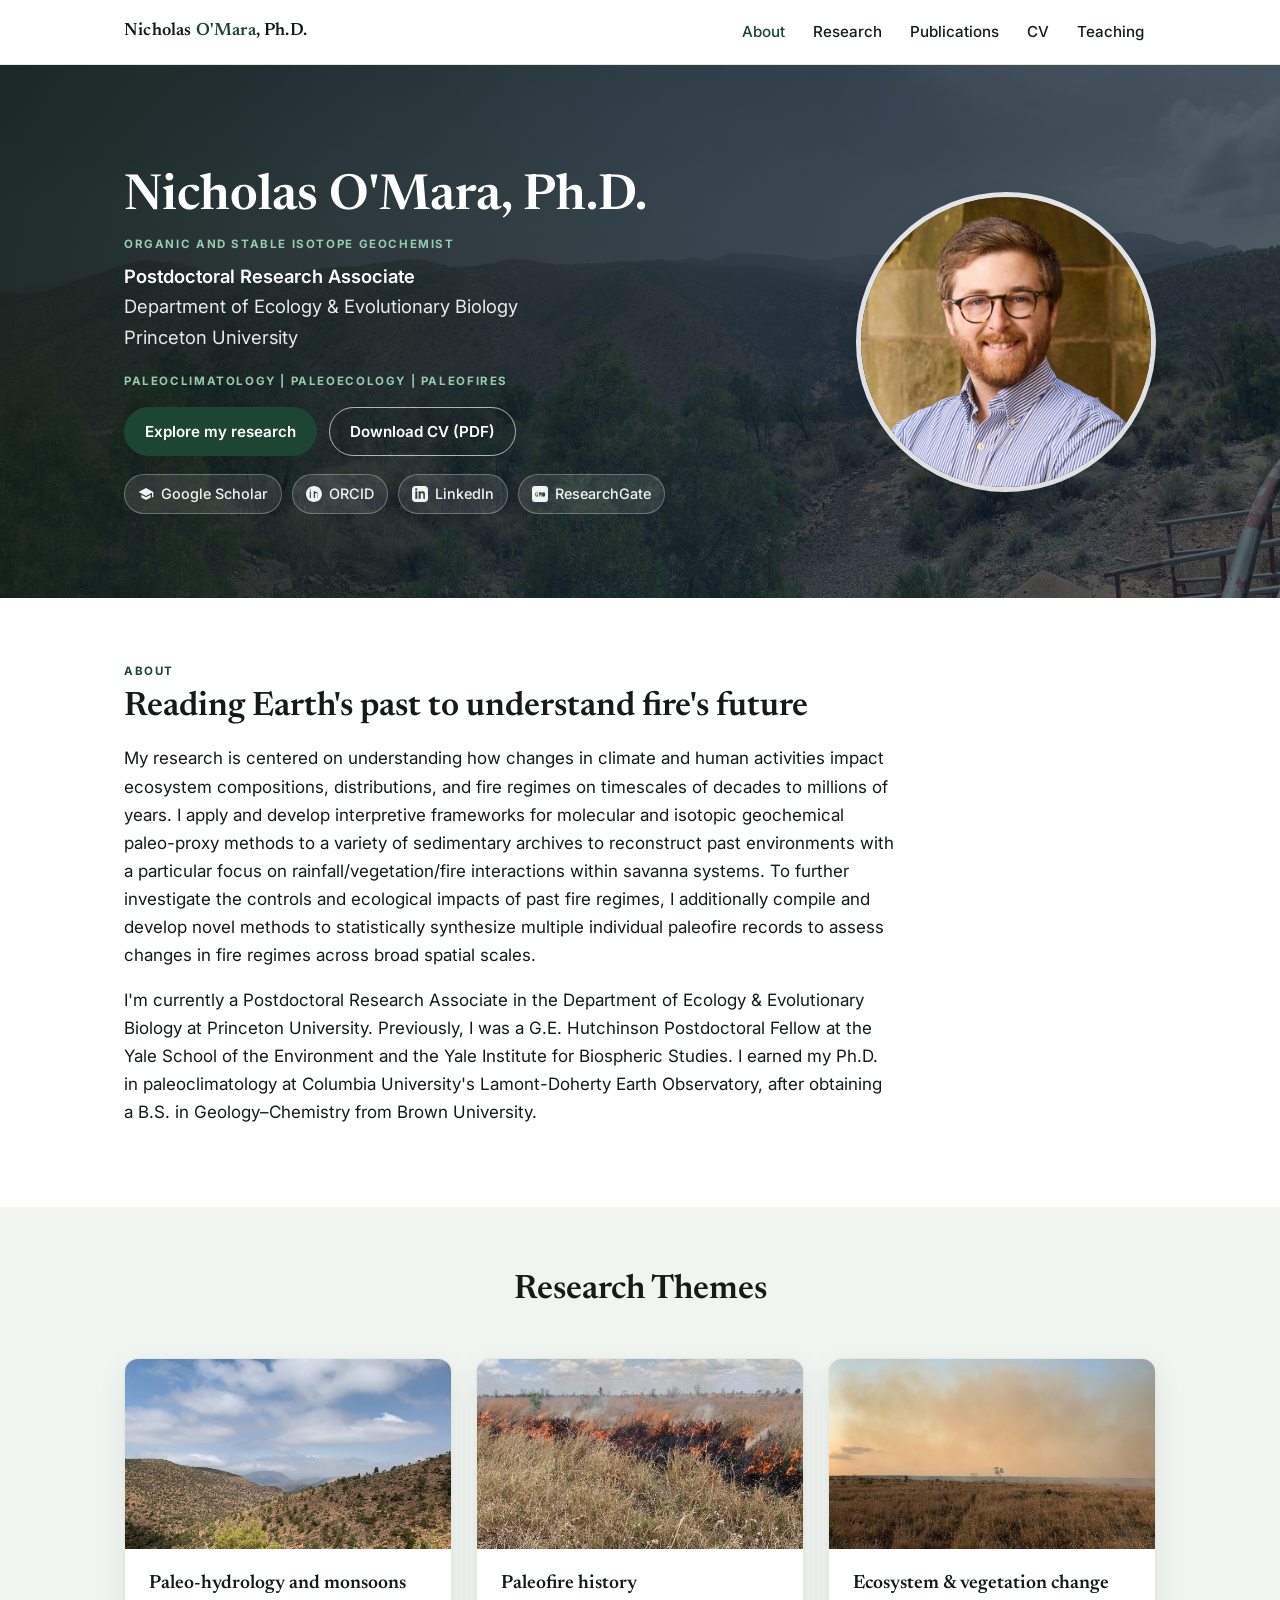
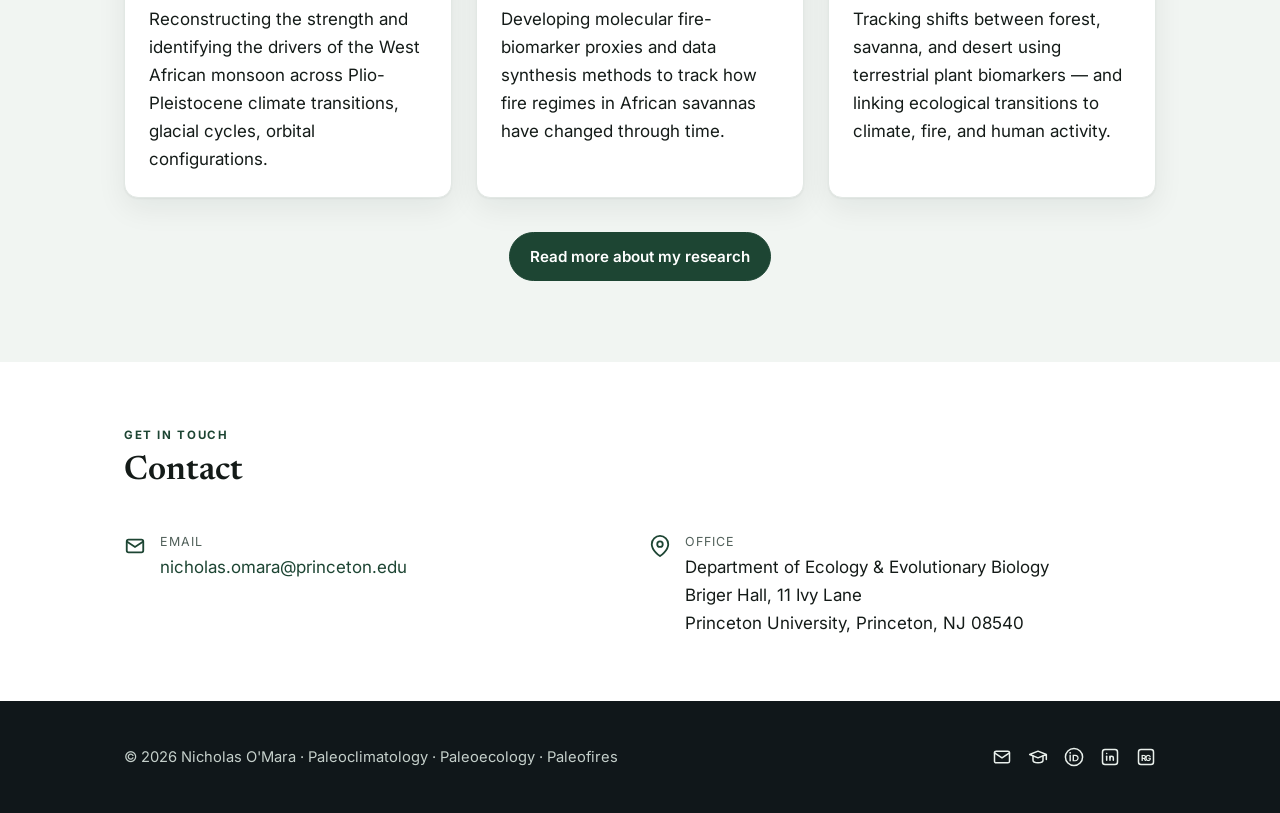
<file: index.html>
<!DOCTYPE html>
<html lang="en">
<head>
  <meta charset="UTF-8" />
  <meta name="viewport" content="width=device-width, initial-scale=1" />
  <title>Nicholas O'Mara, Ph.D. — Paleoclimatology, Paleoecology &amp; Paleofires</title>
  <meta name="description" content="Dr. Nicholas O'Mara is a paleoclimate scientist and biogeochemist at Princeton University studying the history of monsoons, wildfires, and savanna ecosystems in Northwest Africa." />
  <link rel="preconnect" href="https://fonts.googleapis.com">
  <link rel="preconnect" href="https://fonts.gstatic.com" crossorigin>
  <link href="https://fonts.googleapis.com/css2?family=Newsreader:opsz,wght@6..72,500;6..72,600;6..72,700&family=Inter:wght@400;500;600;700&display=swap" rel="stylesheet">
  <link rel="stylesheet" href="style.css" />
</head>
<body>

  <!-- NAV -->
  <header class="nav">
    <div class="nav__inner">
      <a href="index.html" class="nav__brand">Nicholas <span>O'Mara</span>, Ph.D.</a>
      <button class="nav__toggle" aria-label="Toggle menu">
        <svg viewBox="0 0 24 24" fill="none" stroke="currentColor" stroke-width="2"><line x1="3" y1="6" x2="21" y2="6"/><line x1="3" y1="12" x2="21" y2="12"/><line x1="3" y1="18" x2="21" y2="18"/></svg>
      </button>
      <nav>
        <ul class="nav__links">
          <li><a href="index.html" class="active">About</a></li>
          <li><a href="research.html">Research</a></li>
          <li><a href="publications.html">Publications</a></li>
          <li><a href="cv.html">CV</a></li>
          <li><a href="teaching.html">Teaching</a></li>
        </ul>
      </nav>
    </div>
  </header>

  <!-- HERO -->
  <section class="hero hero--image">
    <div class="hero__bg" style="background-image:url('assets/img/about/banner.jpg')"></div>
    <div class="hero__overlay"></div>
    <div class="container hero__inner">
      <div class="hero__grid">
        <div>
          <h1>Nicholas O'Mara, Ph.D.</h1>
          <p class="eyebrow">Organic and Stable Isotope Geochemist</p>
          <p class="hero__role"><strong>Postdoctoral Research Associate</strong><br>Department of Ecology &amp; Evolutionary Biology<br>Princeton University</p>
          <p class="eyebrow" style="margin-bottom:1.4em;">Paleoclimatology | Paleoecology | Paleofires</p>
          <div class="hero__cta">
            <a href="research.html" class="btn">Explore my research</a>
            <a href="assets/files/Nicholas_OMara_CV.pdf" class="btn btn--ghost" target="_blank" rel="noopener">Download CV (PDF)</a>
          </div>
          <div class="socials">
            <a href="https://scholar.google.com/citations?user=8DhXWnYAAAAJ&hl=en" target="_blank" rel="noopener">
              <svg viewBox="0 0 24 24" fill="currentColor"><path d="M12 3L1 9l11 6 9-4.91V17h2V9L12 3zM5 13.18v4L12 21l7-3.82v-4L12 17l-7-3.82z"/></svg>
              Google Scholar</a>
            <a href="https://orcid.org/0000-0002-3738-3928" target="_blank" rel="noopener">
              <svg viewBox="0 0 24 24" fill="currentColor"><path d="M12 0C5.37 0 0 5.37 0 12s5.37 12 12 12 12-5.37 12-12S18.63 0 12 0zM7.37 18.16H5.62V7.93h1.75v10.23zM6.5 6.78a1.02 1.02 0 110-2.04 1.02 1.02 0 010 2.04zm12.16 11.38h-1.74v-5.6c0-1.33-.48-2.24-1.67-2.24-.91 0-1.45.61-1.69 1.2-.09.21-.11.5-.11.79v5.85h-1.75s.02-9.5 0-10.23h1.75v1.45c.23-.36.65-.87 1.58-.87 1.15 0 2.01.75 2.37 2.37l-.97-.07.97.07c.06.29.06.62.06.99v6.29z"/></svg>
              ORCID</a>
            <a href="https://www.linkedin.com/in/nicholas-o-mara-85ab4989/" target="_blank" rel="noopener">
              <svg viewBox="0 0 24 24" fill="currentColor"><path d="M19 0h-14C2.24 0 0 2.24 0 5v14c0 2.76 2.24 5 5 5h14c2.76 0 5-2.24 5-5V5c0-2.76-2.24-5-5-5zM8 19H5V8h3v11zM6.5 6.73A1.77 1.77 0 116.5 3.2a1.77 1.77 0 010 3.53zM20 19h-3v-5.6c0-1.34-.03-3.06-1.87-3.06-1.87 0-2.16 1.46-2.16 2.96V19h-3V8h2.88v1.5h.04c.4-.76 1.38-1.56 2.84-1.56 3.04 0 3.6 2 3.6 4.59V19z"/></svg>
              LinkedIn</a>
            <a href="https://www.researchgate.net/profile/Nicholas-Omara" target="_blank" rel="noopener">
              <svg viewBox="0 0 24 24" fill="currentColor"><path d="M19.586 0H4.414A4.414 4.414 0 000 4.414v15.172A4.414 4.414 0 004.414 24h15.172A4.414 4.414 0 0024 19.586V4.414A4.414 4.414 0 0019.586 0zM8.687 15.27c-.297.37-.78.556-1.45.556-.74 0-1.31-.25-1.71-.75-.4-.5-.6-1.22-.6-2.15v-.74c0-.95.19-1.68.58-2.18.39-.5.95-.75 1.69-.75.66 0 1.16.18 1.5.53.34.35.53.86.57 1.51h-.98c-.03-.39-.13-.67-.3-.84-.17-.17-.43-.26-.79-.26-.43 0-.74.15-.94.45-.2.3-.3.78-.3 1.43v.74c0 .66.11 1.15.33 1.46.22.31.56.46 1.01.46.34 0 .6-.07.78-.22v-1.3h-.97v-.74h1.96v2.31zm6.5.46h-1.12l-1.4-2.5h-.9v2.5h-.99V9.34h1.93c.66 0 1.17.16 1.53.47.36.31.54.76.54 1.34 0 .42-.1.77-.29 1.05-.19.28-.47.49-.83.62l1.62 2.82-.02.09zm3.93-.46c-.4.5-.97.75-1.71.75-.74 0-1.31-.25-1.71-.75-.4-.5-.6-1.23-.6-2.18v-.74c0-.95.2-1.68.6-2.18.4-.5.96-.75 1.7-.75.74 0 1.31.25 1.71.75.4.5.6 1.23.6 2.18v.74c0 .95-.19 1.68-.59 2.18z"/></svg>
              ResearchGate</a>
          </div>
        </div>
        <img class="hero__photo" src="assets/img/about/headshot.jpg" alt="Portrait of Dr. Nicholas O'Mara" />
      </div>
    </div>
  </section>

  <!-- ABOUT -->
  <section class="section">
    <div class="container">
      <div>
        <div class="prose">
          <p class="eyebrow">About</p>
          <h2>Reading Earth's past to understand fire's future</h2>
          <p>My research is centered on understanding how changes in climate and human activities impact ecosystem compositions, distributions, and fire regimes on timescales of decades to millions of years. I apply and develop interpretive frameworks for molecular and isotopic geochemical paleo-proxy methods to a variety of sedimentary archives to reconstruct past environments with a particular focus on rainfall/vegetation/fire interactions within savanna systems. To further investigate the controls and ecological impacts of past fire regimes, I additionally compile and develop novel methods to statistically synthesize multiple individual paleofire records to assess changes in fire regimes across broad spatial scales.</p>
          <p>I'm currently a Postdoctoral Research Associate in the Department of Ecology &amp; Evolutionary Biology at Princeton University. Previously, I was a G.E. Hutchinson Postdoctoral Fellow at the Yale School of the Environment and the Yale Institute for Biospheric Studies. I earned my Ph.D. in paleoclimatology at Columbia University's Lamont-Doherty Earth Observatory, after obtaining a B.S. in Geology–Chemistry from Brown University.</p>
        </div>
      </div>
    </div>
  </section>

  <!-- RESEARCH PREVIEW -->
  <section class="section section-alt">
    <div class="container">
      <h2 class="center" style="margin-bottom:1.4em;">Research Themes</h2>
      <div class="grid grid--3">
        <div class="card card--media">
          <img src="assets/img/about/theme-paleohydrology.jpg" alt="Arid mountains of Northwest Africa" />
          <div class="card__body">
            <h3>Paleo-hydrology and monsoons</h3>
            <p>Reconstructing the strength and identifying the drivers of the West African monsoon across Plio-Pleistocene climate transitions, glacial cycles, orbital configurations.</p>
          </div>
        </div>
        <div class="card card--media">
          <img src="assets/img/about/theme-paleofire.jpg" alt="Smoke drifting over a burning African savanna" />
          <div class="card__body">
            <h3>Paleofire history</h3>
            <p>Developing molecular fire-biomarker proxies and data synthesis methods to track how fire regimes in African savannas have changed through time.</p>
          </div>
        </div>
        <div class="card card--media">
          <img src="assets/img/about/theme-vegetation.jpg" alt="African savanna grassland" />
          <div class="card__body">
            <h3>Ecosystem &amp; vegetation change</h3>
            <p>Tracking shifts between forest, savanna, and desert using terrestrial plant biomarkers — and linking ecological transitions to climate, fire, and human activity.</p>
          </div>
        </div>
      </div>
      <p class="center" style="margin-top:2em;"><a href="research.html" class="btn">Read more about my research</a></p>
    </div>
  </section>

  <!-- CONTACT -->
  <section class="section" id="contact">
    <div class="container">
      <p class="eyebrow">Get in touch</p>
      <h2 style="margin-bottom:1.2em;">Contact</h2>
      <div class="contact-grid">
        <div class="contact-item">
          <svg viewBox="0 0 24 24" fill="none" stroke="currentColor" stroke-width="2"><rect x="3" y="5" width="18" height="14" rx="2"/><path d="M3 7l9 6 9-6"/></svg>
          <div><div class="label">Email</div><a href="mailto:nicholas.omara@princeton.edu">nicholas.omara@princeton.edu</a></div>
        </div>
        <div class="contact-item">
          <svg viewBox="0 0 24 24" fill="none" stroke="currentColor" stroke-width="2"><path d="M21 10c0 7-9 13-9 13s-9-6-9-13a9 9 0 0118 0z"/><circle cx="12" cy="10" r="3"/></svg>
          <div><div class="label">Office</div><span>Department of Ecology &amp; Evolutionary Biology<br>Briger Hall, 11 Ivy Lane<br>Princeton University, Princeton, NJ 08540</span></div>
        </div>
      </div>
    </div>
  </section>

  <!-- FOOTER -->
  <footer class="footer">
    <div class="container footer__inner">
      <div>© <span id="year"></span> Nicholas O'Mara · Paleoclimatology · Paleoecology · Paleofires</div>
      <div class="footer__socials">
        <a href="mailto:nicholas.omara@princeton.edu" aria-label="Email"><svg viewBox="0 0 24 24" fill="none" stroke="currentColor" stroke-width="1.8" stroke-linecap="round" stroke-linejoin="round"><rect x="3" y="5" width="18" height="14" rx="2"/><path d="M3 7l9 6 9-6"/></svg></a>
        <a href="https://scholar.google.com/citations?user=8DhXWnYAAAAJ&hl=en" aria-label="Google Scholar" target="_blank" rel="noopener"><svg viewBox="0 0 24 24" fill="none" stroke="currentColor" stroke-width="1.8" stroke-linecap="round" stroke-linejoin="round"><path d="M22 9l-10 -4l-10 4l10 4l10 -4v6"/><path d="M6 10.6v5.4a6 3 0 0 0 12 0v-5.4"/></svg></a>
        <a href="https://orcid.org/0000-0002-3738-3928" aria-label="ORCID" target="_blank" rel="noopener"><svg viewBox="0 0 24 24" fill="none" stroke="currentColor" stroke-width="1.8" stroke-linecap="round" stroke-linejoin="round"><circle cx="12" cy="12" r="10.3"/><g fill="currentColor" stroke="none"><circle cx="7.4" cy="7" r="1.1"/><rect x="6.55" y="9.3" width="1.7" height="7.9"/><path d="M10.3 9.3h3.1c2.9 0 4.2 2.05 4.2 3.95 0 2.05-1.6 3.95-4.2 3.95H10.3V9.3zm1.7 1.45v5h1.4c1.8 0 2.7-1.2 2.7-2.5 0-1.3-.8-2.5-2.8-2.5H12z"/></g></svg></a>
        <a href="https://www.linkedin.com/in/nicholas-o-mara-85ab4989/" aria-label="LinkedIn" target="_blank" rel="noopener"><svg viewBox="0 0 24 24" fill="none" stroke="currentColor" stroke-width="1.8" stroke-linecap="round" stroke-linejoin="round"><rect x="3" y="3" width="18" height="18" rx="3"/><path d="M8 11v5"/><path d="M8 7.7v.01"/><path d="M12 16v-5"/><path d="M16 16v-3a2 2 0 1 0 -4 0"/></svg></a>
        <a href="https://www.researchgate.net/profile/Nicholas-Omara" aria-label="ResearchGate" target="_blank" rel="noopener"><svg viewBox="0 0 24 24" fill="none" stroke="currentColor" stroke-width="1.8" stroke-linecap="round" stroke-linejoin="round"><rect x="3" y="3" width="18" height="18" rx="3"/><text x="12" y="16.2" text-anchor="middle" font-family="Inter, Arial, sans-serif" font-size="10" font-weight="700" fill="currentColor" stroke="none" letter-spacing="-.5">RG</text></svg></a>
      </div>
    </div>
  </footer>

  <script src="main.js"></script>
  <script>document.getElementById('year').textContent = new Date().getFullYear();</script>
</body>
</html>
</file>
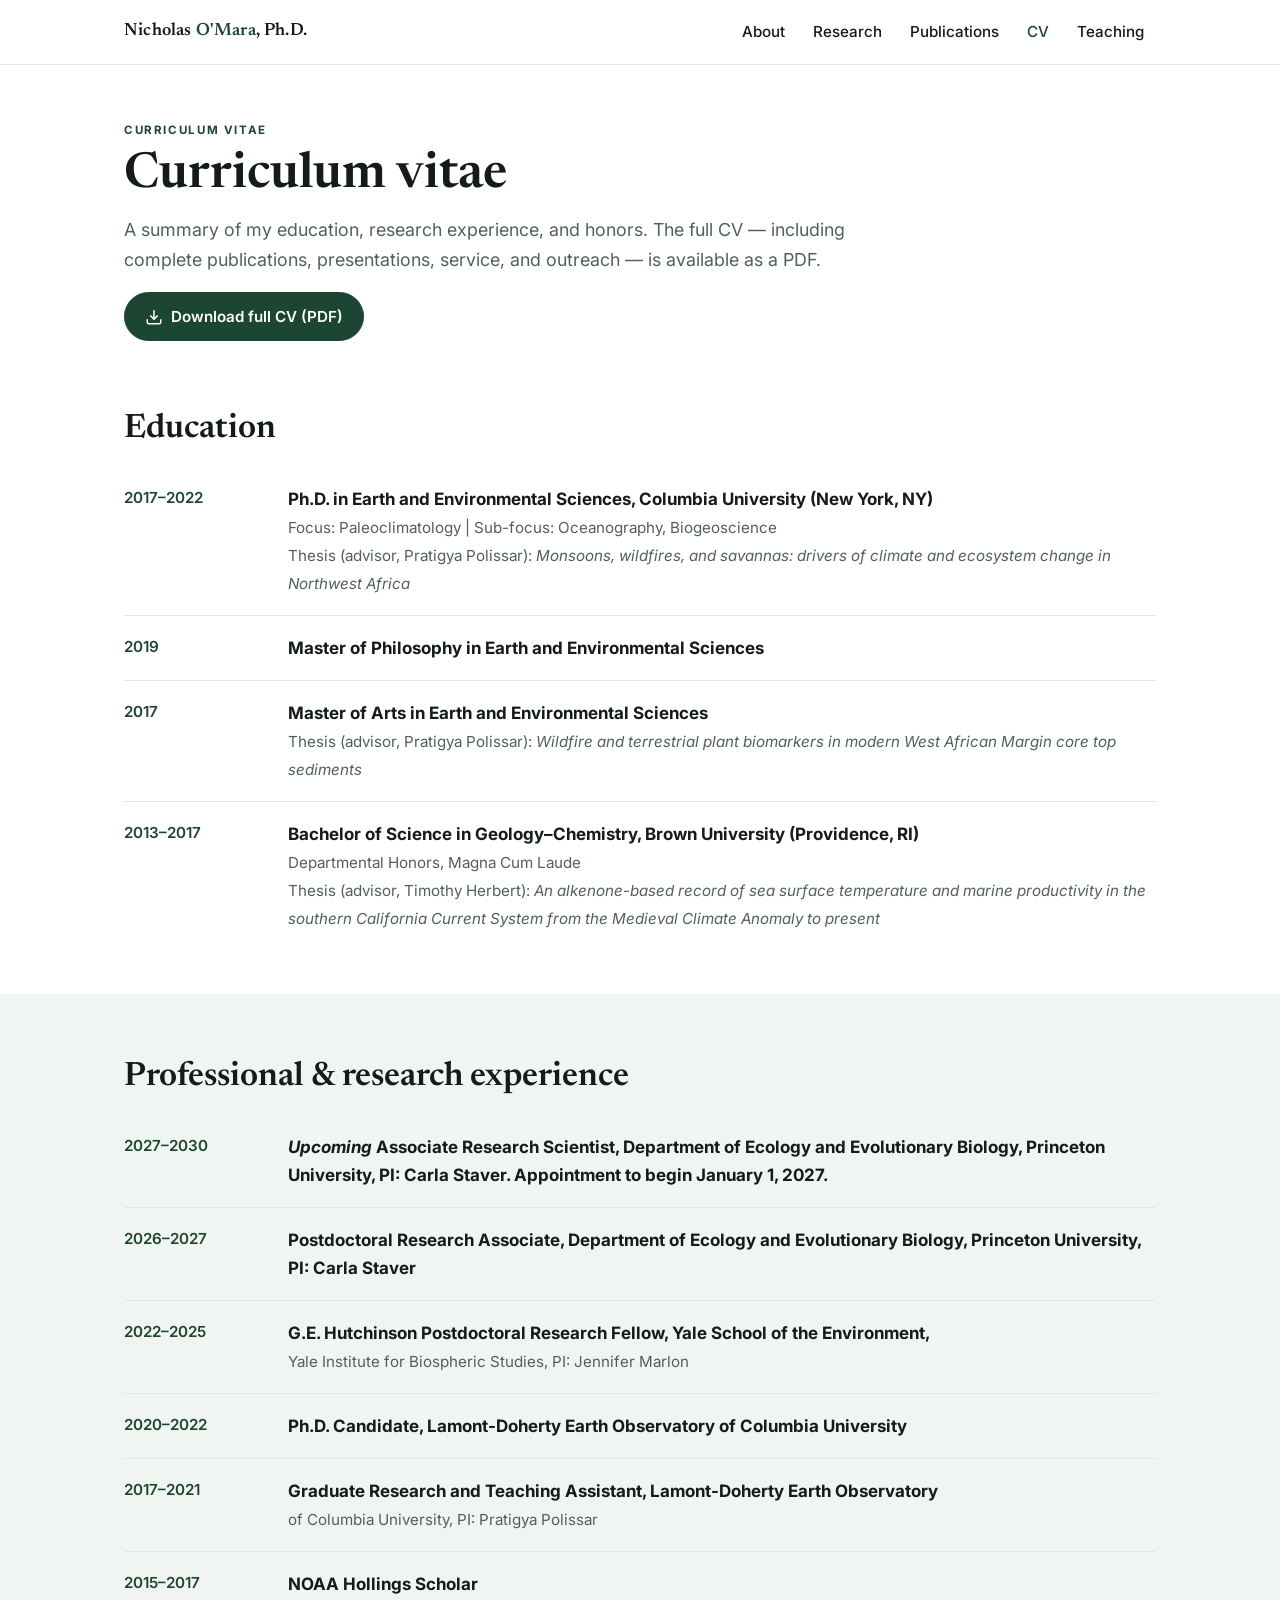
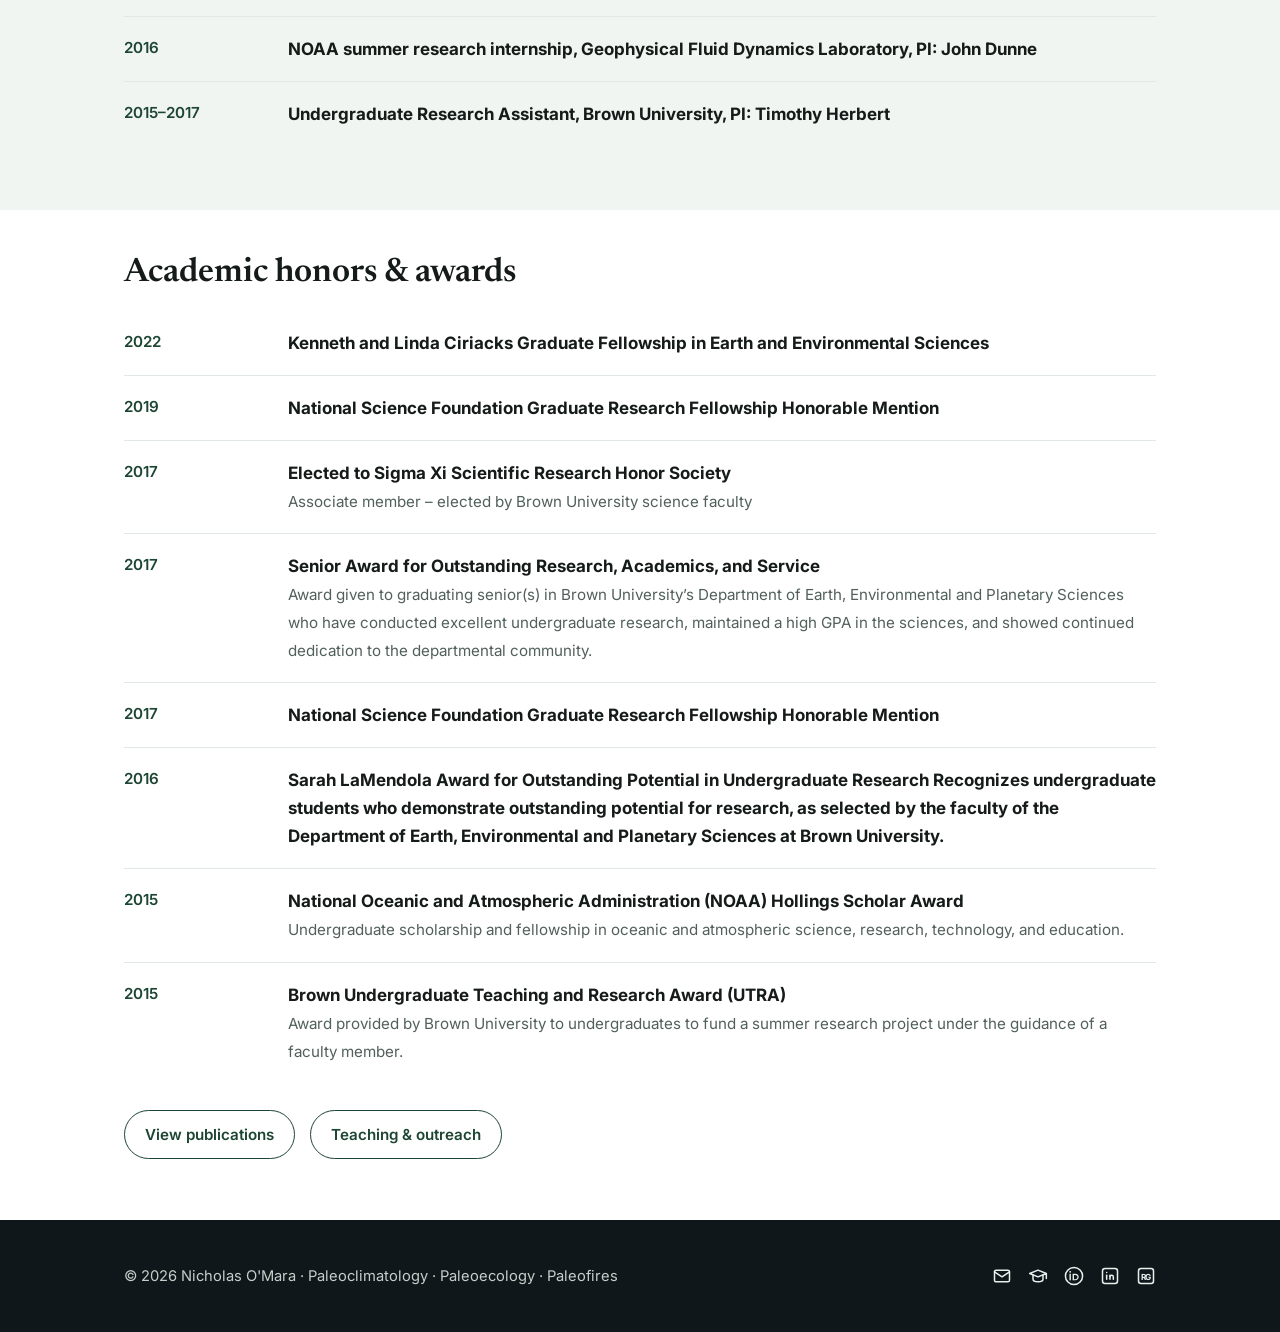
<file: cv.html>
<!DOCTYPE html>
<html lang="en">
<head>
  <meta charset="UTF-8" />
  <meta name="viewport" content="width=device-width, initial-scale=1" />
  <title>CV — Nicholas O'Mara, Ph.D.</title>
  <meta name="description" content="Curriculum vitae of Dr. Nicholas O'Mara: education, research experience, honors, and awards." />
  <link rel="preconnect" href="https://fonts.googleapis.com">
  <link rel="preconnect" href="https://fonts.gstatic.com" crossorigin>
  <link href="https://fonts.googleapis.com/css2?family=Newsreader:opsz,wght@6..72,500;6..72,600;6..72,700&family=Inter:wght@400;500;600;700&display=swap" rel="stylesheet">
  <link rel="stylesheet" href="style.css" />
</head>
<body>

  <header class="nav">
    <div class="nav__inner">
      <a href="index.html" class="nav__brand">Nicholas <span>O'Mara</span>, Ph.D.</a>
      <button class="nav__toggle" aria-label="Toggle menu">
        <svg viewBox="0 0 24 24" fill="none" stroke="currentColor" stroke-width="2"><line x1="3" y1="6" x2="21" y2="6"/><line x1="3" y1="12" x2="21" y2="12"/><line x1="3" y1="18" x2="21" y2="18"/></svg>
      </button>
      <nav>
        <ul class="nav__links">
          <li><a href="index.html">About</a></li>
          <li><a href="research.html">Research</a></li>
          <li><a href="publications.html">Publications</a></li>
          <li><a href="cv.html" class="active">CV</a></li>
          <li><a href="teaching.html">Teaching</a></li>
        </ul>
      </nav>
    </div>
  </header>

  <section class="page-head">
    <div class="container prose">
      <p class="eyebrow">Curriculum Vitae</p>
      <h1>Curriculum vitae</h1>
      <p class="lead">A summary of my education, research experience, and honors. The full CV — including complete publications, presentations, service, and outreach — is available as a PDF.</p>
      <p><a href="assets/files/Nicholas_OMara_CV.pdf" class="btn" target="_blank" rel="noopener">
        <svg viewBox="0 0 24 24" width="18" height="18" fill="none" stroke="currentColor" stroke-width="2" style="vertical-align:middle"><path d="M21 15v4a2 2 0 01-2 2H5a2 2 0 01-2-2v-4"/><path d="M7 10l5 5 5-5"/><path d="M12 15V3"/></svg>
        Download full CV (PDF)</a></p>
    </div>
  </section>

  <!-- EDUCATION -->
  <section class="section--tight">
    <div class="container">
      <h2>Education</h2>
      <ul class="tl">
        <li class="tl__item">
          <div class="tl__when">2017–2022</div>
          <div class="tl__what"><strong>Ph.D. in Earth and Environmental Sciences, Columbia University (New York, NY)	</strong><span>Focus: Paleoclimatology | Sub-focus: Oceanography, Biogeoscience<br>Thesis (advisor, Pratigya Polissar): <em>Monsoons, wildfires, and savannas: drivers of climate and ecosystem change in Northwest Africa</em></span></div>
        </li>
        <li class="tl__item">
          <div class="tl__when">2019</div>
          <div class="tl__what"><strong>Master of Philosophy in Earth and Environmental Sciences</strong></div>
        </li>
        <li class="tl__item">
          <div class="tl__when">2017</div>
          <div class="tl__what"><strong>Master of Arts in Earth and Environmental Sciences</strong><span>Thesis (advisor, Pratigya Polissar): <em>Wildfire and terrestrial plant biomarkers in modern West African Margin core top sediments</em></span></div>
        </li>
        <li class="tl__item">
          <div class="tl__when">2013–2017</div>
          <div class="tl__what"><strong>Bachelor of Science in Geology–Chemistry, Brown University (Providence, RI)</strong><span>Departmental Honors, Magna Cum Laude<br>Thesis (advisor, Timothy Herbert):  <em>An alkenone-based record of sea surface temperature and marine productivity in the southern California Current System from the Medieval Climate Anomaly to present</em></span></div>
        </li>
      </ul>
    </div>
  </section>

  <!-- EXPERIENCE -->
  <section class="section section-alt">
    <div class="container">
      <h2>Professional &amp; research experience</h2>
      <ul class="tl">
        <li class="tl__item">
          <div class="tl__when">2027–2030</div>
          <div class="tl__what"><strong><em>Upcoming</em> Associate Research Scientist, Department of Ecology and Evolutionary Biology, Princeton University, PI: Carla Staver. Appointment to begin January 1, 2027. </strong></div>
        </li>
        <li class="tl__item">
          <div class="tl__when">2026–2027</div>
          <div class="tl__what"><strong>Postdoctoral Research Associate, Department of Ecology and Evolutionary Biology, Princeton University, PI: Carla Staver</strong></div>
        </li>
        <li class="tl__item">
          <div class="tl__when">2022–2025</div>
          <div class="tl__what"><strong>G.E. Hutchinson Postdoctoral Research Fellow, Yale School of the Environment,</strong><span>Yale Institute for Biospheric Studies, PI: Jennifer Marlon </span></div>
        </li>
        <li class="tl__item">
          <div class="tl__when">2020–2022</div>
          <div class="tl__what"><strong>Ph.D. Candidate, Lamont-Doherty Earth Observatory of Columbia University</strong></div>
        </li>
        <li class="tl__item">
          <div class="tl__when">2017–2021</div>
          <div class="tl__what"><strong>Graduate Research and Teaching Assistant, Lamont-Doherty Earth Observatory</strong><span>of Columbia University, PI: Pratigya Polissar</span></div>
        </li>
        <li class="tl__item">
          <div class="tl__when">2015–2017</div>
          <div class="tl__what"><strong>NOAA Hollings Scholar</strong></div>
        </li>
        <li class="tl__item">
          <div class="tl__when">2016</div>
          <div class="tl__what"><strong>NOAA summer research internship, Geophysical Fluid Dynamics Laboratory, PI: John Dunne</strong></div>
        </li>
        <li class="tl__item">
          <div class="tl__when">2015–2017</div>
          <div class="tl__what"><strong>Undergraduate Research Assistant, Brown University, PI: Timothy Herbert</strong></div>
        </li>
      </ul>
    </div>
  </section>

  <!-- HONORS -->
  <section class="section--tight">
    <div class="container">
      <h2>Academic honors &amp; awards</h2>
      <ul class="tl">
        <li class="tl__item">
          <div class="tl__when">2022</div>
          <div class="tl__what"><strong>Kenneth and Linda Ciriacks Graduate Fellowship in Earth and Environmental Sciences</strong></div>
        </li>
        <li class="tl__item">
          <div class="tl__when">2019</div>
          <div class="tl__what"><strong>National Science Foundation Graduate Research Fellowship Honorable Mention</strong></div>
        </li>
        <li class="tl__item">
          <div class="tl__when">2017</div>
          <div class="tl__what"><strong>Elected to Sigma Xi Scientific Research Honor Society 				</strong><span>Associate member – elected by Brown University science faculty</span></div>
        </li>
        <li class="tl__item">
          <div class="tl__when">2017</div>
          <div class="tl__what"><strong>Senior Award for Outstanding Research, Academics, and Service			</strong><span>Award given to graduating senior(s) in Brown University’s Department of Earth, Environmental and Planetary Sciences who have conducted excellent undergraduate research, maintained a high GPA in the sciences, and showed continued dedication to the departmental community.</span></div>
        </li>
        <li class="tl__item">
          <div class="tl__when">2017</div>
          <div class="tl__what"><strong>National Science Foundation Graduate Research Fellowship Honorable Mention</strong></div>
        </li>
        <li class="tl__item">
          <div class="tl__when">2016</div>
          <div class="tl__what"><strong>Sarah LaMendola Award for Outstanding Potential in Undergraduate Research                 Recognizes undergraduate students who demonstrate outstanding potential for research, as selected by the faculty of the Department of Earth, Environmental and Planetary Sciences at Brown University.</strong></div>
        </li>
        <li class="tl__item">
          <div class="tl__when">2015</div>
          <div class="tl__what"><strong>National Oceanic and Atmospheric Administration (NOAA) Hollings Scholar Award</strong><span>Undergraduate scholarship and fellowship in oceanic and atmospheric science, research, technology, and education.</span></div>
        </li>
        <li class="tl__item">
          <div class="tl__when">2015</div>
          <div class="tl__what"><strong>Brown Undergraduate Teaching and Research Award (UTRA)</strong><span>Award provided by Brown University to undergraduates to fund a summer research project under the guidance of a faculty member.</span></div>
        </li>
      </ul>
      <p style="margin-top:1.6em;">
        <a href="publications.html" class="btn btn--ghost">View publications</a>
        &nbsp;
        <a href="teaching.html" class="btn btn--ghost">Teaching &amp; outreach</a>
      </p>
    </div>
  </section>

  <footer class="footer">
    <div class="container footer__inner">
      <div>© <span id="year"></span> Nicholas O'Mara · Paleoclimatology · Paleoecology · Paleofires</div>
      <div class="footer__socials">
        <a href="mailto:nicholas.omara@princeton.edu" aria-label="Email"><svg viewBox="0 0 24 24" fill="none" stroke="currentColor" stroke-width="1.8" stroke-linecap="round" stroke-linejoin="round"><rect x="3" y="5" width="18" height="14" rx="2"/><path d="M3 7l9 6 9-6"/></svg></a>
        <a href="https://scholar.google.com/citations?user=8DhXWnYAAAAJ&hl=en" aria-label="Google Scholar" target="_blank" rel="noopener"><svg viewBox="0 0 24 24" fill="none" stroke="currentColor" stroke-width="1.8" stroke-linecap="round" stroke-linejoin="round"><path d="M22 9l-10 -4l-10 4l10 4l10 -4v6"/><path d="M6 10.6v5.4a6 3 0 0 0 12 0v-5.4"/></svg></a>
        <a href="https://orcid.org/0000-0002-3738-3928" aria-label="ORCID" target="_blank" rel="noopener"><svg viewBox="0 0 24 24" fill="none" stroke="currentColor" stroke-width="1.8" stroke-linecap="round" stroke-linejoin="round"><circle cx="12" cy="12" r="10.3"/><g fill="currentColor" stroke="none"><circle cx="7.4" cy="7" r="1.1"/><rect x="6.55" y="9.3" width="1.7" height="7.9"/><path d="M10.3 9.3h3.1c2.9 0 4.2 2.05 4.2 3.95 0 2.05-1.6 3.95-4.2 3.95H10.3V9.3zm1.7 1.45v5h1.4c1.8 0 2.7-1.2 2.7-2.5 0-1.3-.8-2.5-2.8-2.5H12z"/></g></svg></a>
        <a href="https://www.linkedin.com/in/nicholas-o-mara-85ab4989/" aria-label="LinkedIn" target="_blank" rel="noopener"><svg viewBox="0 0 24 24" fill="none" stroke="currentColor" stroke-width="1.8" stroke-linecap="round" stroke-linejoin="round"><rect x="3" y="3" width="18" height="18" rx="3"/><path d="M8 11v5"/><path d="M8 7.7v.01"/><path d="M12 16v-5"/><path d="M16 16v-3a2 2 0 1 0 -4 0"/></svg></a>
        <a href="https://www.researchgate.net/profile/Nicholas-Omara" aria-label="ResearchGate" target="_blank" rel="noopener"><svg viewBox="0 0 24 24" fill="none" stroke="currentColor" stroke-width="1.8" stroke-linecap="round" stroke-linejoin="round"><rect x="3" y="3" width="18" height="18" rx="3"/><text x="12" y="16.2" text-anchor="middle" font-family="Inter, Arial, sans-serif" font-size="10" font-weight="700" fill="currentColor" stroke="none" letter-spacing="-.5">RG</text></svg></a>
      </div>
    </div>
  </footer>

  <script src="main.js"></script>
  <script>document.getElementById('year').textContent = new Date().getFullYear();</script>
</body>
</html>
</file>
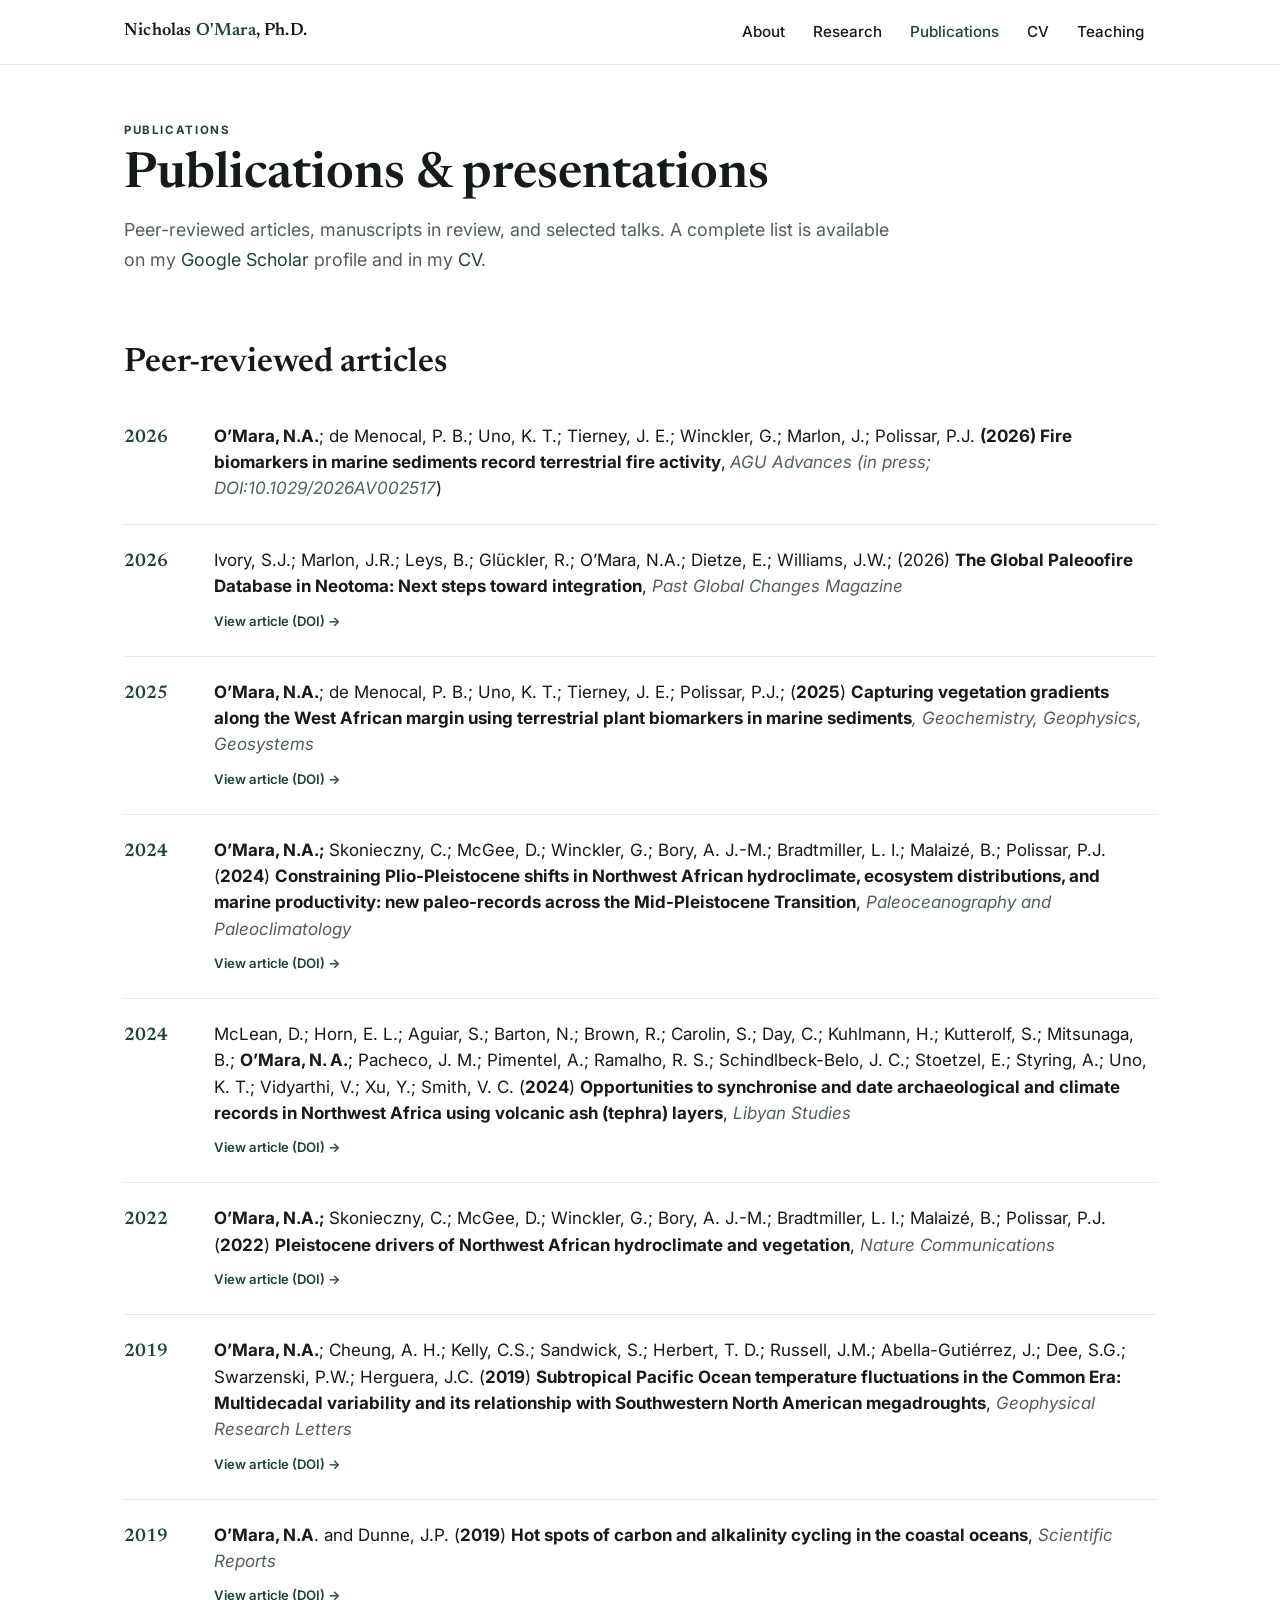
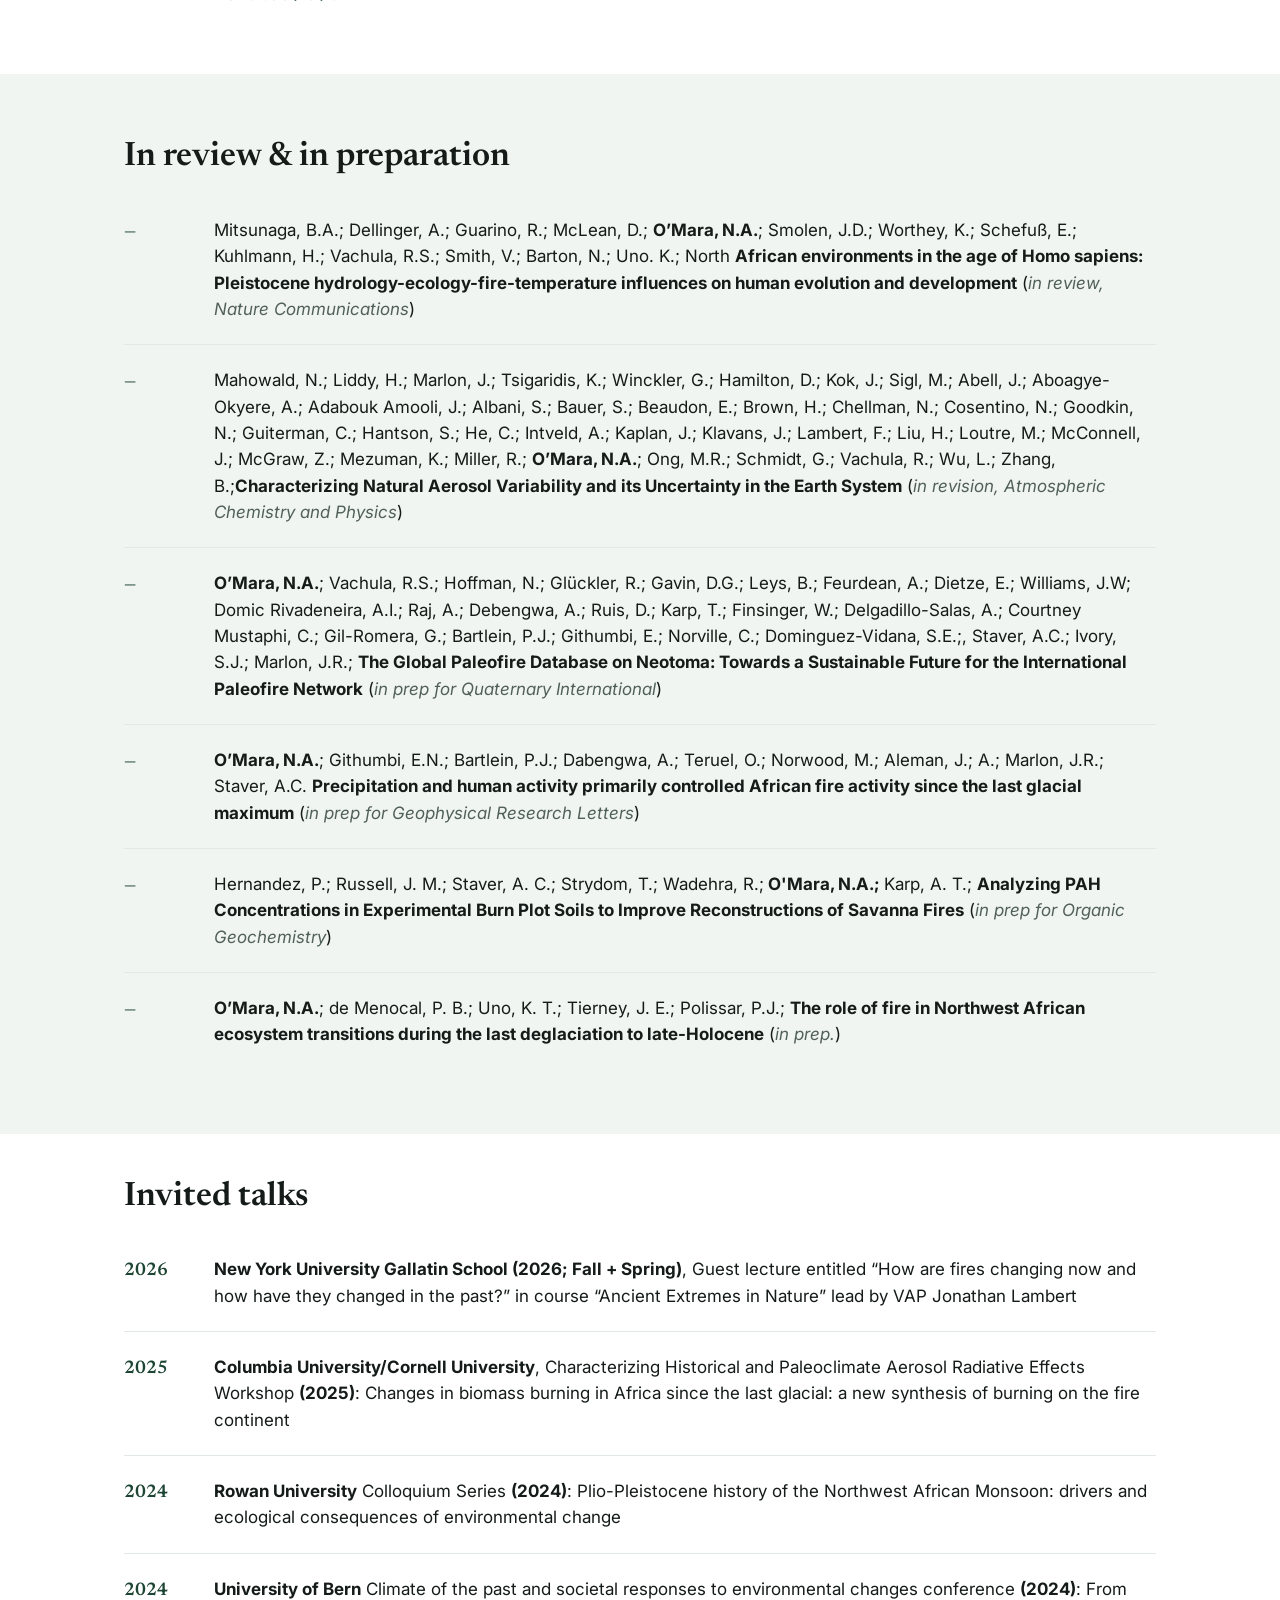
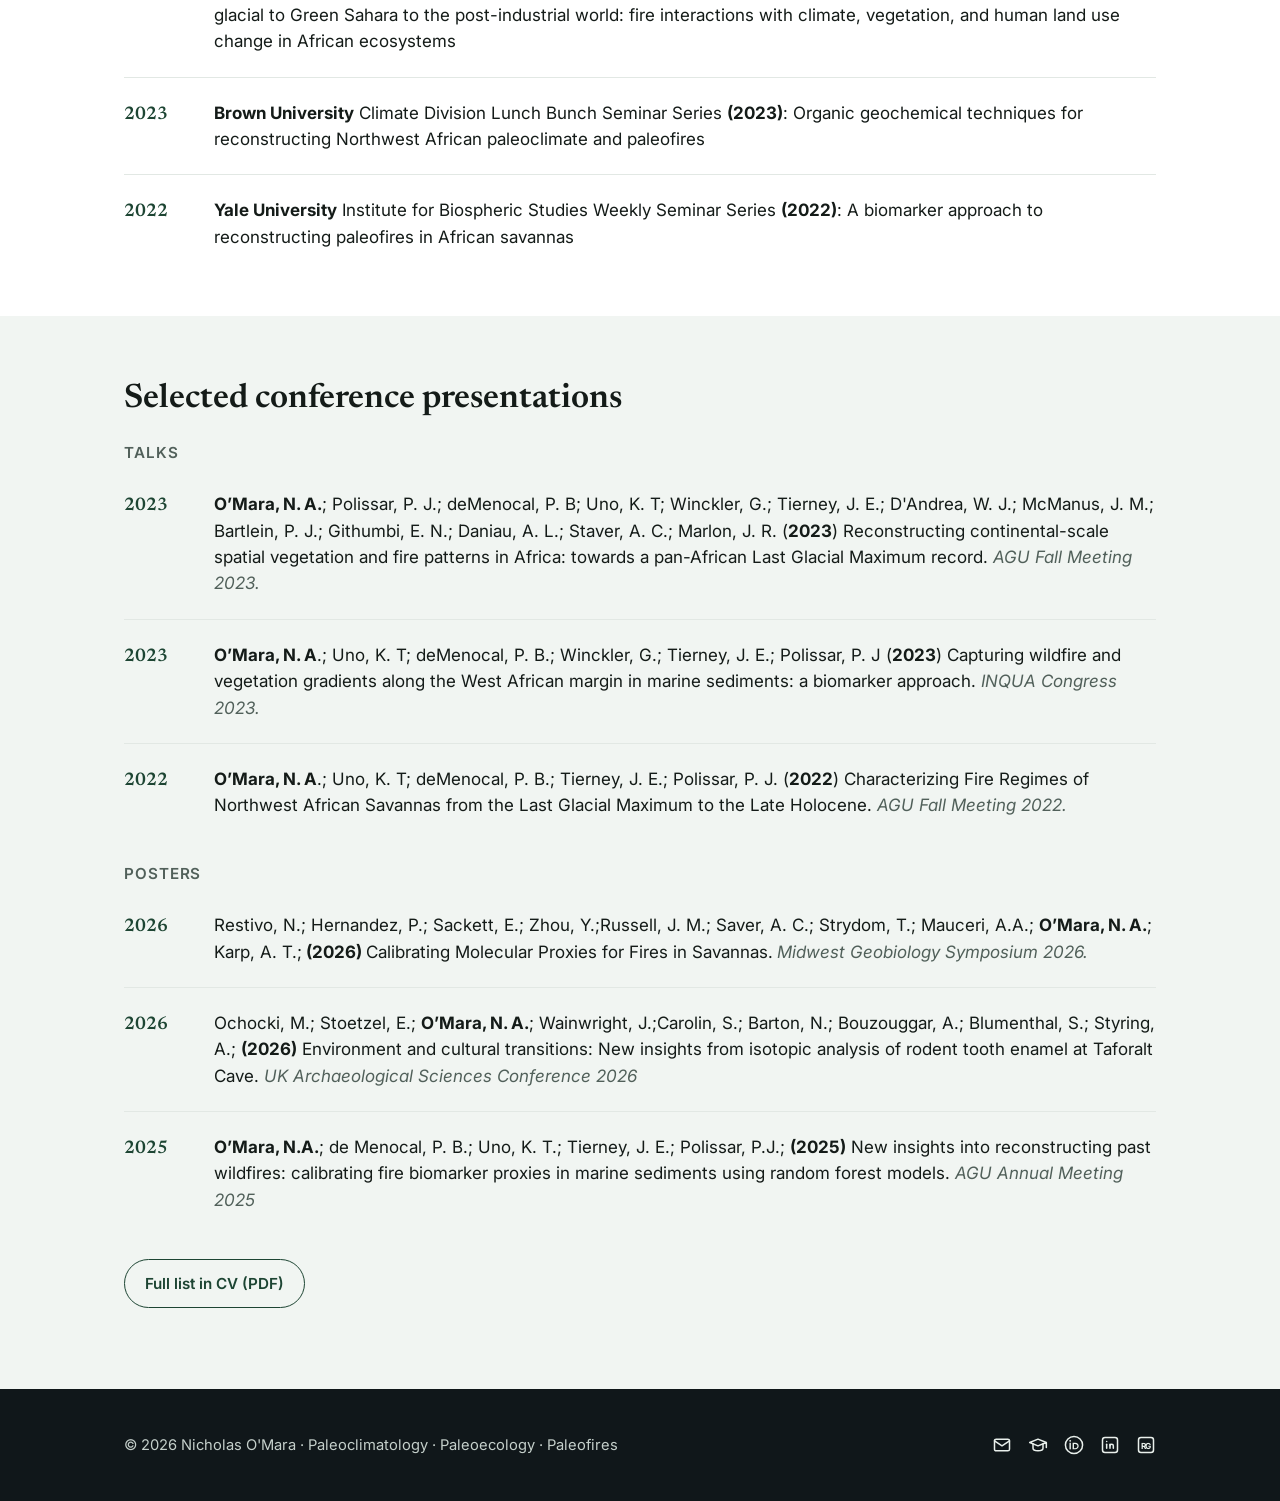
<file: publications.html>
<!DOCTYPE html>
<html lang="en">
<head>
  <meta charset="UTF-8" />
  <meta name="viewport" content="width=device-width, initial-scale=1" />
  <title>Publications — Nicholas O'Mara, Ph.D.</title>
  <meta name="description" content="Peer-reviewed publications, manuscripts in review, and conference presentations by Dr. Nicholas O'Mara." />
  <link rel="preconnect" href="https://fonts.googleapis.com">
  <link rel="preconnect" href="https://fonts.gstatic.com" crossorigin>
  <link href="https://fonts.googleapis.com/css2?family=Newsreader:opsz,wght@6..72,500;6..72,600;6..72,700&family=Inter:wght@400;500;600;700&display=swap" rel="stylesheet">
  <link rel="stylesheet" href="style.css" />
</head>
<body>

  <header class="nav">
    <div class="nav__inner">
      <a href="index.html" class="nav__brand">Nicholas <span>O'Mara</span>, Ph.D.</a>
      <button class="nav__toggle" aria-label="Toggle menu">
        <svg viewBox="0 0 24 24" fill="none" stroke="currentColor" stroke-width="2"><line x1="3" y1="6" x2="21" y2="6"/><line x1="3" y1="12" x2="21" y2="12"/><line x1="3" y1="18" x2="21" y2="18"/></svg>
      </button>
      <nav>
        <ul class="nav__links">
          <li><a href="index.html">About</a></li>
          <li><a href="research.html">Research</a></li>
          <li><a href="publications.html" class="active">Publications</a></li>
          <li><a href="cv.html">CV</a></li>
          <li><a href="teaching.html">Teaching</a></li>
        </ul>
      </nav>
    </div>
  </header>

  <section class="page-head">
    <div class="container prose">
      <p class="eyebrow">Publications</p>
      <h1>Publications &amp; presentations</h1>
      <p class="lead">Peer-reviewed articles, manuscripts in review, and selected talks. A complete list is available on my <a href="https://scholar.google.com/citations?user=8DhXWnYAAAAJ&hl=en" target="_blank" rel="noopener">Google Scholar</a> profile and in my <a href="cv.html">CV</a>.</p>
    </div>
  </section>

  <!-- PEER REVIEWED -->
  <section class="section--tight">
    <div class="container">
      <h2>Peer-reviewed articles</h2>
      <ul class="pub-list">
        <li class="pub">
          <div class="pub__year">2026</div>
          <div>
            <div class="pub__cite"><b>O’Mara, N.A.</b>; de Menocal, P. B.; Uno, K. T.; Tierney, J. E.; Winckler, G.; Marlon, J.; Polissar, P.J. <b>(2026) </b><b>Fire biomarkers in marine sediments record terrestrial fire activity</b>,<b> </b><em>AGU Advances</em><em> (</em><em>in press; DOI:10.1029/2026AV002517</em>)</div>
          </div>
        </li>
        <li class="pub">
          <div class="pub__year">2026</div>
          <div>
            <div class="pub__cite">Ivory, S.J.; Marlon, J.R.; Leys, B.; Glückler, R.; O’Mara, N.A.; Dietze, E.; Williams, J.W.; (2026) <b>The Global </b><b>Paleoofire</b><b> Database in Neotoma: Next steps toward integration</b>, <em>Past Global Changes Magazine</em></div>
            <div class="pub__links"><a href="https://doi.org/10.22498/pages.34.2.94" target="_blank" rel="noopener">View article (DOI) →</a></div>
          </div>
        </li>
        <li class="pub">
          <div class="pub__year">2025</div>
          <div>
            <div class="pub__cite"><b>O’Mara, N.A.</b>; de Menocal, P. B.; Uno, K. T.; Tierney, J. E.; Polissar, P.J.; (<b>2025</b>) <b>Capturing vegetation gradients along the West African margin using terrestrial plant biomarkers in marine sediments</b><em>, Geochemistry, Geophysics, Geosystems</em></div>
            <div class="pub__links"><a href="https://doi.org/10.1029/2025GC012274" target="_blank" rel="noopener">View article (DOI) →</a></div>
          </div>
        </li>
        <li class="pub">
          <div class="pub__year">2024</div>
          <div>
            <div class="pub__cite"><b>O’Mara, N.A.; </b>Skonieczny, C.; McGee, D.; Winckler, G.; Bory, A. J.-M.; Bradtmiller, L. I.; Malaizé, B.; Polissar, P.J. (<b>2024</b>) <b>Constraining Plio-Pleistocene shifts in Northwest African hydroclimate, ecosystem distributions, and marine productivity: new paleo-records across the Mid-Pleistocene Transition</b>, <em>Paleoceanography and Paleoclimatology</em></div>
            <div class="pub__links"><a href="https://doi.org/10.1029/2023PA004777" target="_blank" rel="noopener">View article (DOI) →</a></div>
          </div>
        </li>
        <li class="pub">
          <div class="pub__year">2024</div>
          <div>
            <div class="pub__cite">McLean, D.; Horn, E. L.; Aguiar, S.; Barton, N.; Brown, R.; Carolin, S.; Day, C.; Kuhlmann, H.; Kutterolf, S.; Mitsunaga, B.; <b>O’Mara, N. A.</b>; Pacheco, J. M.; Pimentel, A.; Ramalho, R. S.; Schindlbeck-Belo, J. C.; Stoetzel, E.; Styring, A.; Uno, K. T.; Vidyarthi, V.; Xu, Y.; Smith, V. C. (<b>2024</b>) <b>Opportunities to synchronise and date archaeological and climate records in Northwest Africa using volcanic ash (tephra) layers</b>, <em>Libyan Studies</em></div>
            <div class="pub__links"><a href="https://doi.org/10.1017/lis.2024.18" target="_blank" rel="noopener">View article (DOI) →</a></div>
          </div>
        </li>
        <li class="pub">
          <div class="pub__year">2022</div>
          <div>
            <div class="pub__cite"><b>O’Mara, N.A.; </b>Skonieczny, C.; McGee, D.; Winckler, G.; Bory, A. J.-M.; Bradtmiller, L. I.; Malaizé, B.; Polissar, P.J.<b> </b>(<b>2022</b>) <b>Pleistocene drivers of Northwest African hydroclimate and vegetation</b>, <em>Nature Communications</em></div>
            <div class="pub__links"><a href="https://doi.org/10.1038/s41467-022-31120-x" target="_blank" rel="noopener">View article (DOI) →</a></div>
          </div>
        </li>
        <li class="pub">
          <div class="pub__year">2019</div>
          <div>
            <div class="pub__cite"><b>O’Mara, N.A.</b>; Cheung, A. H.; Kelly, C.S.; Sandwick, S.; Herbert, T. D.; Russell, J.M.; Abella-Gutiérrez, J.; Dee, S.G.; Swarzenski, P.W.; Herguera, J.C. (<b>2019</b>) <b>Subtropical Pacific Ocean temperature fluctuations in the Common Era: Multidecadal variability and its relationship with Southwestern North American megadroughts</b>, <em>Geophysical Research Letters </em></div>
            <div class="pub__links"><a href="https://doi.org/10.1029/2019GL084828" target="_blank" rel="noopener">View article (DOI) →</a></div>
          </div>
        </li>
        <li class="pub">
          <div class="pub__year">2019</div>
          <div>
            <div class="pub__cite"><b>O’Mara, N.A</b>. and Dunne, J.P. (<b>2019</b>) <b>Hot spots of carbon and alkalinity cycling in the coastal oceans</b>, <em>Scientific Reports</em></div>
            <div class="pub__links"><a href="https://doi.org/10.1038/s41598-019-41064-w" target="_blank" rel="noopener">View article (DOI) →</a></div>
          </div>
        </li>
      </ul>
    </div>
  </section>

  <!-- IN REVIEW / PREP -->
  <section class="section section-alt">
    <div class="container">
      <h2>In review &amp; in preparation</h2>
      <ul class="pub-list">
        <li class="pub">
          <div class="pub__year">—</div>
          <div>
            <div class="pub__cite">Mitsunaga, B.A.; Dellinger, A.; Guarino, R.; McLean, D.; <b>O’Mara, N.A.</b>; Smolen, J.D.; Worthey, K.; Schefuß, E.; Kuhlmann, H.; Vachula, R.S.; Smith, V.; Barton, N.; Uno. K.; North <b>African environments in the age of Homo sapiens: Pleistocene hydrology-ecology-fire-temperature influences on human evolution and development</b> (<em>in review, Nature Communications</em>)</div>
          </div>
        </li>
        <li class="pub">
          <div class="pub__year">—</div>
          <div>
            <div class="pub__cite">Mahowald, N.; Liddy, H.; Marlon, J.; Tsigaridis, K.; Winckler, G.; Hamilton, D.; Kok, J.; Sigl, M.; Abell, J.; Aboagye-Okyere, A.; Adabouk Amooli, J.; Albani, S.; Bauer, S.; Beaudon, E.; Brown, H.; Chellman, N.; Cosentino, N.; Goodkin, N.; Guiterman, C.; Hantson, S.; He, C.; Intveld, A.; Kaplan, J.; Klavans, J.; Lambert, F.; Liu, H.; Loutre, M.; McConnell, J.; McGraw, Z.; Mezuman, K.; Miller, R.; <b>O’Mara, N.A.</b>; Ong, M.R.; Schmidt, G.; Vachula, R.; Wu, L.; Zhang, B.;<b>Characterizing Natural Aerosol Variability and its Uncertainty in the Earth System</b> (<em>in revision, Atmospheric Chemistry and Physics</em>)</div>
          </div>
        </li>
        <li class="pub">
          <div class="pub__year">—</div>
          <div>
            <div class="pub__cite"><b>O’Mara, N.A.</b>; Vachula, R.S.; Hoffman, N.; Glückler, R.; Gavin, D.G.; Leys, B.; Feurdean, A.; Dietze, E.; Williams, J.W; Domic Rivadeneira, A.I.; Raj, A.; Debengwa, A.; Ruis, D.; Karp, T.; Finsinger, W.; Delgadillo-Salas, A.; Courtney Mustaphi, C.; Gil-Romera, G.; Bartlein, P.J.; Githumbi, E.; Norville, C.; Dominguez-Vidana, S.E.;, Staver, A.C.; Ivory, S.J.; Marlon, J.R.; <b>The Global Paleofire Database on Neotoma: Towards a Sustainable Future for the International Paleofire Network</b> (<em>in prep for Quaternary International</em>)</div>
          </div>
        </li>
        <li class="pub">
          <div class="pub__year">—</div>
          <div>
            <div class="pub__cite"><b>O’Mara, N.A.</b>; Githumbi, E.N.; Bartlein, P.J.; Dabengwa, A.; Teruel, O.; Norwood, M.; Aleman, J.; A.; Marlon, J.R.; Staver, A.C. <b>Precipitation and human activity primarily controlled African fire activity since the last glacial maximum</b> (<em>in prep for Geophysical Research Letters</em>)</div>
          </div>
        </li>
        <li class="pub">
          <div class="pub__year">—</div>
          <div>
            <div class="pub__cite">Hernandez, P.; Russell, J. M.; Staver, A. C.; Strydom, T.; Wadehra, R.;<b> O'Mara, N.A.; </b>Karp, A. T.; <b>Analyzing PAH Concentrations in Experimental Burn Plot Soils to Improve Reconstructions of Savanna Fires</b> (<em>in prep for Organic Geochemistry</em>)</div>
          </div>
        </li>
        <li class="pub">
          <div class="pub__year">—</div>
          <div>
            <div class="pub__cite"><b>O’Mara, N.A.</b>; de Menocal, P. B.; Uno, K. T.; Tierney, J. E.; Polissar, P.J.; <b>The role of fire in Northwest African ecosystem transitions during the last deglaciation to late-Holocene</b> (<em>in prep.</em>)</div>
          </div>
        </li>
      </ul>
    </div>
  </section>

  <!-- INVITED TALKS -->
  <section class="section--tight">
    <div class="container">
      <h2>Invited talks</h2>
      <ul class="pub-list">
        <li class="pub">
          <div class="pub__year">2026</div>
          <div>
            <div class="pub__cite"><b>New York University Gallatin School (2026</b><b>; Fall + Spring</b><b>)</b>, Guest lecture entitled “How are fires changing now and how have they changed in the past?” in course “Ancient Extremes in Nature” lead by VAP Jonathan Lambert</div>
          </div>
        </li>
        <li class="pub">
          <div class="pub__year">2025</div>
          <div>
            <div class="pub__cite"><b>Columbia University/Cornell University</b>, Characterizing Historical and Paleoclimate Aerosol Radiative Effects Workshop <b>(2025)</b>: Changes in biomass burning in Africa since the last glacial: a new synthesis of burning on the fire continent</div>
          </div>
        </li>
        <li class="pub">
          <div class="pub__year">2024</div>
          <div>
            <div class="pub__cite"><b>Rowan University</b> Colloquium Series <b>(2024)</b>: Plio-Pleistocene history of the Northwest African Monsoon: drivers and ecological consequences of environmental change</div>
          </div>
        </li>
        <li class="pub">
          <div class="pub__year">2024</div>
          <div>
            <div class="pub__cite"><b>University of Bern</b> Climate of the past and societal responses to environmental changes conference <b>(2024)</b>: From glacial to Green Sahara to the post-industrial world: fire interactions with climate, vegetation, and human land use change in African ecosystems</div>
          </div>
        </li>
        <li class="pub">
          <div class="pub__year">2023</div>
          <div>
            <div class="pub__cite"><b>Brown University</b> Climate Division Lunch Bunch Seminar Series <b>(2023)</b>: Organic geochemical techniques for reconstructing Northwest African paleoclimate and paleofires</div>
          </div>
        </li>
        <li class="pub">
          <div class="pub__year">2022</div>
          <div>
            <div class="pub__cite"><b>Yale University</b> Institute for Biospheric Studies Weekly Seminar Series <b>(2022)</b>: A biomarker approach to reconstructing paleofires in African savannas</div>
          </div>
        </li>
      </ul>
    </div>
  </section>

  <!-- SELECTED PRESENTATIONS -->
  <section class="section section-alt">
    <div class="container">
      <h2>Selected conference presentations</h2>
      <h3 style="color:var(--ink-soft);font-family:var(--sans);font-weight:600;font-size:.95rem;text-transform:uppercase;letter-spacing:.06em;margin-top:1.6em;">Talks</h3>
      <ul class="pub-list">
        <li class="pub">
          <div class="pub__year">2023</div>
          <div>
            <div class="pub__cite"><b>O’Mara, N. A.</b>; Polissar, P. J.; deMenocal, P. B; Uno, K. T; Winckler, G.; Tierney, J. E.; D'Andrea, W. J.; McManus, J. M.; Bartlein, P. J.; Githumbi, E. N.; Daniau, A. L.; Staver, A. C.; Marlon, J. R. (<b>2023</b>) Reconstructing continental-scale spatial vegetation and fire patterns in Africa: towards a pan-African Last Glacial Maximum record. <em>AGU Fall Meeting 2023.</em></div>
          </div>
        </li>
        <li class="pub">
          <div class="pub__year">2023</div>
          <div>
            <div class="pub__cite"><b>O’Mara, N. A</b>.; Uno, K. T; deMenocal, P. B.; Winckler, G.; Tierney, J. E.; Polissar, P. J (<b>2023</b>) Capturing wildfire and vegetation gradients along the West African margin in marine sediments: a biomarker approach. <em>INQUA Congress 2023.</em></div>
          </div>
        </li>
        <li class="pub">
          <div class="pub__year">2022</div>
          <div>
            <div class="pub__cite"><b>O’Mara, N. A</b>.; Uno, K. T; deMenocal, P. B.; Tierney, J. E.; Polissar, P. J. (<b>2022</b>) Characterizing Fire Regimes of Northwest African Savannas from the Last Glacial Maximum to the Late Holocene. <em>AGU Fall Meeting 2022.</em></div>
          </div>
        </li>
      </ul>
      <h3 style="color:var(--ink-soft);font-family:var(--sans);font-weight:600;font-size:.95rem;text-transform:uppercase;letter-spacing:.06em;margin-top:1.6em;">Posters</h3>
      <ul class="pub-list">
        <li class="pub">
          <div class="pub__year">2026</div>
          <div>
            <div class="pub__cite">Restivo, N.; Hernandez, P.; Sackett, E.; Zhou, Y.;Russell, J. M.; Saver, A. C.; Strydom, T.; Mauceri, A.A.; <b>O’Mara, N. A.</b>; Karp, A. T.;<b> (2026) </b>Calibrating Molecular Proxies for Fires in Savannas.<b> </b><em>Midwest Geobiology Symposium 2026.</em></div>
          </div>
        </li>
        <li class="pub">
          <div class="pub__year">2026</div>
          <div>
            <div class="pub__cite">Ochocki, M.; Stoetzel, E.; <b>O’Mara, N. A.</b>; Wainwright, J.;Carolin, S.; Barton, N.; Bouzouggar, A.; Blumenthal, S.; Styring, A.; <b>(2026)</b> Environment and cultural transitions: New insights from isotopic analysis of rodent tooth enamel at Taforalt Cave. <em>UK Archaeological Sciences Conference 2026</em></div>
          </div>
        </li>
        <li class="pub">
          <div class="pub__year">2025</div>
          <div>
            <div class="pub__cite"><b>O’Mara, N.A.</b>; de Menocal, P. B.; Uno, K. T.; Tierney, J. E.; Polissar, P.J.; <b>(2025)</b> New insights into reconstructing past wildfires: calibrating fire biomarker proxies in marine sediments using random forest models. <em>AGU Annual Meeting 2025</em></div>
          </div>
        </li>
      </ul>

      <p style="margin-top:1.4em;"><a href="assets/files/Nicholas_OMara_CV.pdf" class="btn btn--ghost" target="_blank" rel="noopener">Full list in CV (PDF)</a></p>
    </div>
  </section>

  <footer class="footer">
    <div class="container footer__inner">
      <div>© <span id="year"></span> Nicholas O'Mara · Paleoclimatology · Paleoecology · Paleofires</div>
      <div class="footer__socials">
        <a href="mailto:nicholas.omara@princeton.edu" aria-label="Email"><svg viewBox="0 0 24 24" fill="none" stroke="currentColor" stroke-width="1.8" stroke-linecap="round" stroke-linejoin="round"><rect x="3" y="5" width="18" height="14" rx="2"/><path d="M3 7l9 6 9-6"/></svg></a>
        <a href="https://scholar.google.com/citations?user=8DhXWnYAAAAJ&hl=en" aria-label="Google Scholar" target="_blank" rel="noopener"><svg viewBox="0 0 24 24" fill="none" stroke="currentColor" stroke-width="1.8" stroke-linecap="round" stroke-linejoin="round"><path d="M22 9l-10 -4l-10 4l10 4l10 -4v6"/><path d="M6 10.6v5.4a6 3 0 0 0 12 0v-5.4"/></svg></a>
        <a href="https://orcid.org/0000-0002-3738-3928" aria-label="ORCID" target="_blank" rel="noopener"><svg viewBox="0 0 24 24" fill="none" stroke="currentColor" stroke-width="1.8" stroke-linecap="round" stroke-linejoin="round"><circle cx="12" cy="12" r="10.3"/><g fill="currentColor" stroke="none"><circle cx="7.4" cy="7" r="1.1"/><rect x="6.55" y="9.3" width="1.7" height="7.9"/><path d="M10.3 9.3h3.1c2.9 0 4.2 2.05 4.2 3.95 0 2.05-1.6 3.95-4.2 3.95H10.3V9.3zm1.7 1.45v5h1.4c1.8 0 2.7-1.2 2.7-2.5 0-1.3-.8-2.5-2.8-2.5H12z"/></g></svg></a>
        <a href="https://www.linkedin.com/in/nicholas-o-mara-85ab4989/" aria-label="LinkedIn" target="_blank" rel="noopener"><svg viewBox="0 0 24 24" fill="none" stroke="currentColor" stroke-width="1.8" stroke-linecap="round" stroke-linejoin="round"><rect x="3" y="3" width="18" height="18" rx="3"/><path d="M8 11v5"/><path d="M8 7.7v.01"/><path d="M12 16v-5"/><path d="M16 16v-3a2 2 0 1 0 -4 0"/></svg></a>
        <a href="https://www.researchgate.net/profile/Nicholas-Omara" aria-label="ResearchGate" target="_blank" rel="noopener"><svg viewBox="0 0 24 24" fill="none" stroke="currentColor" stroke-width="1.8" stroke-linecap="round" stroke-linejoin="round"><rect x="3" y="3" width="18" height="18" rx="3"/><text x="12" y="16.2" text-anchor="middle" font-family="Inter, Arial, sans-serif" font-size="10" font-weight="700" fill="currentColor" stroke="none" letter-spacing="-.5">RG</text></svg></a>
      </div>
    </div>
  </footer>

  <script src="main.js"></script>
  <script>document.getElementById('year').textContent = new Date().getFullYear();</script>
</body>
</html>
</file>
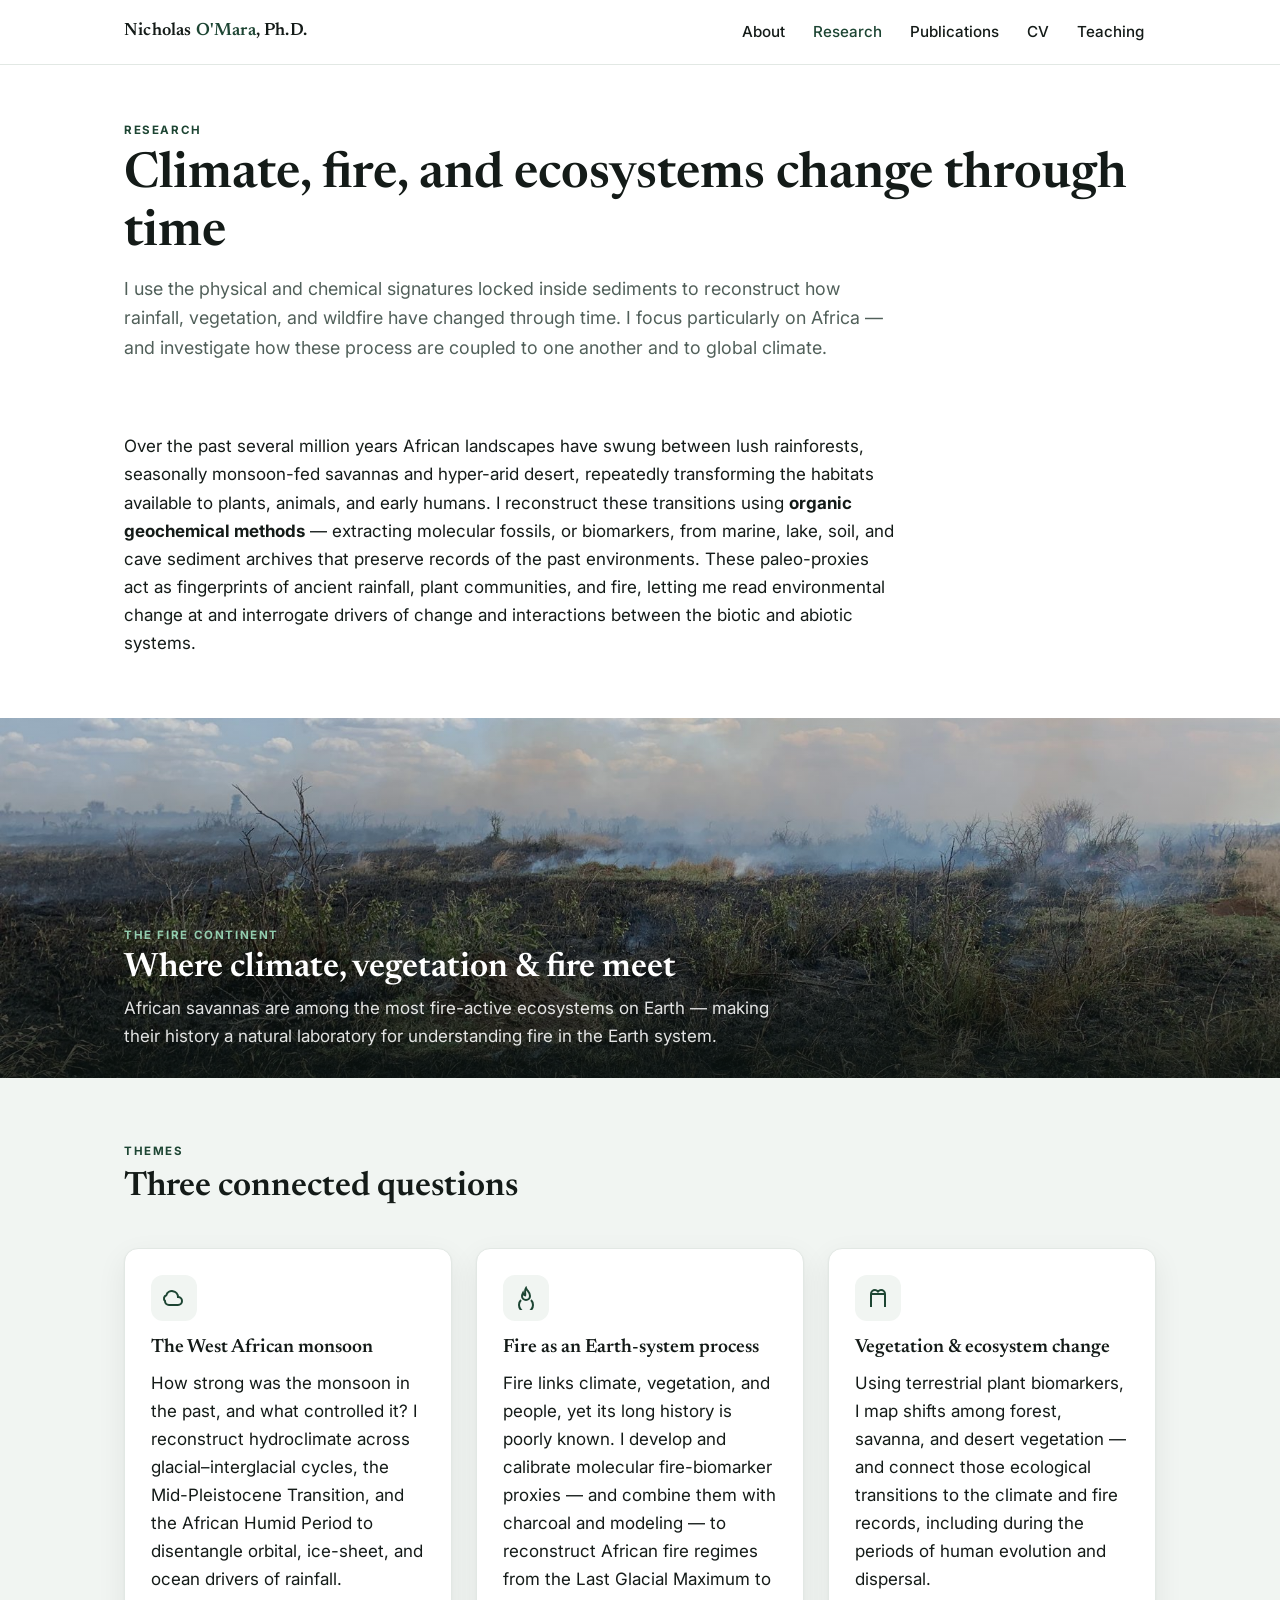
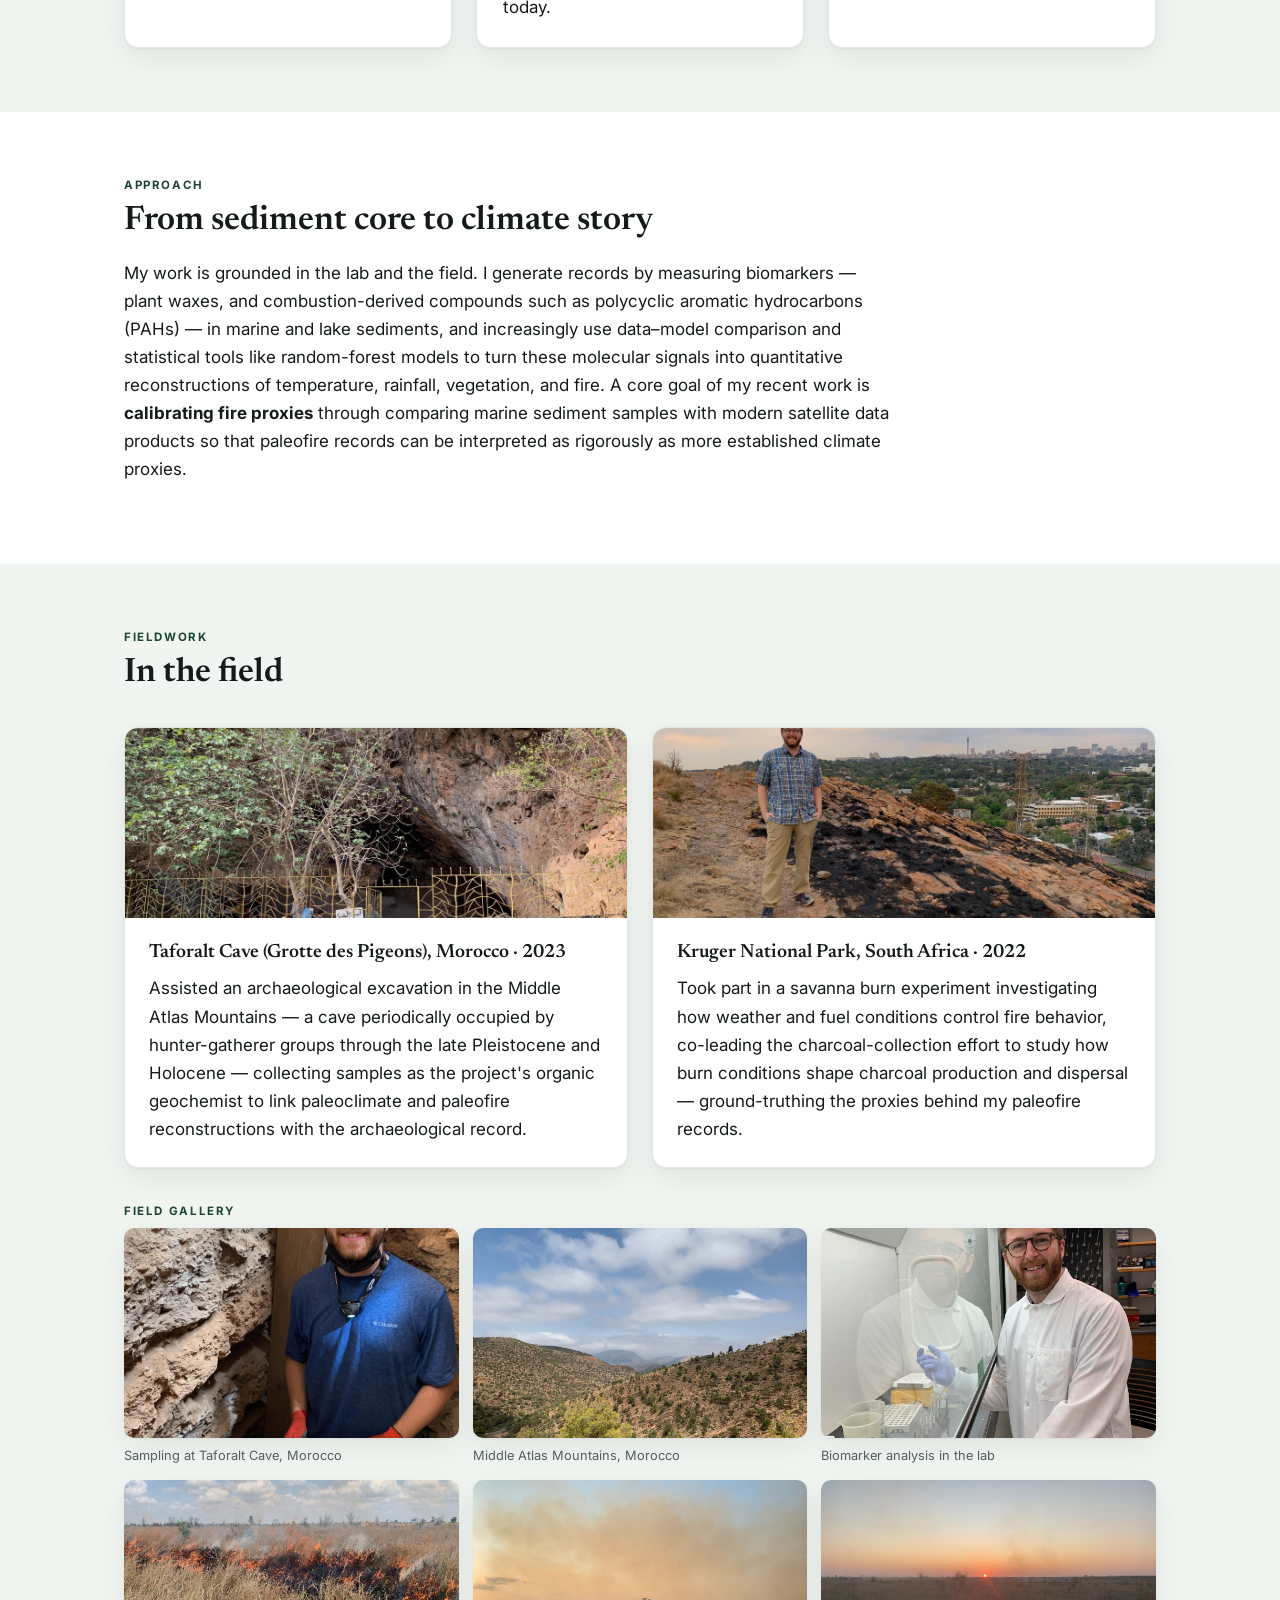
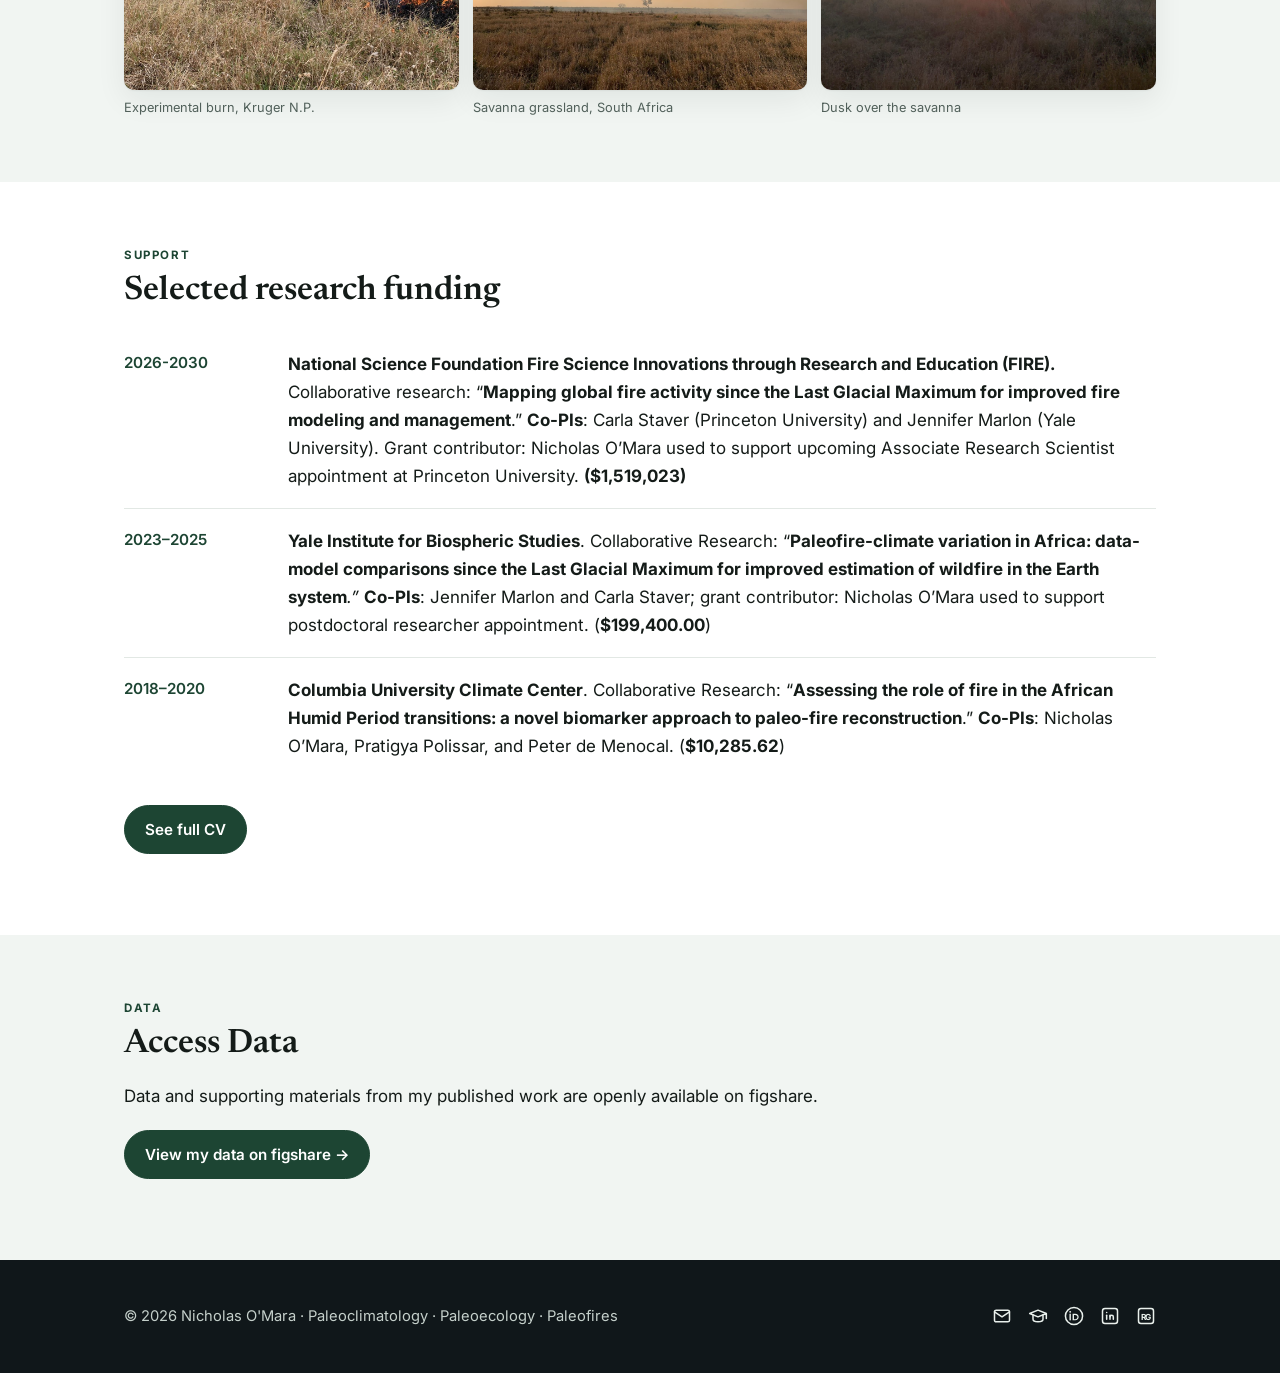
<file: research.html>
<!DOCTYPE html>
<html lang="en">
<head>
  <meta charset="UTF-8" />
  <meta name="viewport" content="width=device-width, initial-scale=1" />
  <title>Research — Nicholas O'Mara, Ph.D.</title>
  <meta name="description" content="Research on paleoclimate, paleofire, and ecosystem change in Northwest Africa using organic geochemistry and molecular biomarkers." />
  <link rel="preconnect" href="https://fonts.googleapis.com">
  <link rel="preconnect" href="https://fonts.gstatic.com" crossorigin>
  <link href="https://fonts.googleapis.com/css2?family=Newsreader:opsz,wght@6..72,500;6..72,600;6..72,700&family=Inter:wght@400;500;600;700&display=swap" rel="stylesheet">
  <link rel="stylesheet" href="style.css" />
</head>
<body>

  <header class="nav">
    <div class="nav__inner">
      <a href="index.html" class="nav__brand">Nicholas <span>O'Mara</span>, Ph.D.</a>
      <button class="nav__toggle" aria-label="Toggle menu">
        <svg viewBox="0 0 24 24" fill="none" stroke="currentColor" stroke-width="2"><line x1="3" y1="6" x2="21" y2="6"/><line x1="3" y1="12" x2="21" y2="12"/><line x1="3" y1="18" x2="21" y2="18"/></svg>
      </button>
      <nav>
        <ul class="nav__links">
          <li><a href="index.html">About</a></li>
          <li><a href="research.html" class="active">Research</a></li>
          <li><a href="publications.html">Publications</a></li>
          <li><a href="cv.html">CV</a></li>
          <li><a href="teaching.html">Teaching</a></li>
        </ul>
      </nav>
    </div>
  </header>

  <section class="page-head">
    <div class="container prose">
      <p class="eyebrow">Research</p>
      <h1>Climate, fire, and ecosystems change through time</h1>
      <p class="lead">I use the physical and chemical signatures locked inside sediments to reconstruct how rainfall, vegetation, and wildfire have changed through time. I focus particularly on Africa — and investigate how these process are coupled to one another and to global climate.</p>
    </div>
  </section>

  <section class="section--tight">
    <div class="container prose">
      <p> Over the past several million years African landscapes have swung between lush rainforests, seasonally monsoon-fed savannas and hyper-arid desert, repeatedly transforming the habitats available to plants, animals, and early humans. I reconstruct these transitions using <strong>organic geochemical methods</strong> — extracting molecular fossils, or biomarkers, from marine, lake, soil, and cave sediment archives that preserve records of the past environments. These paleo-proxies act as fingerprints of ancient rainfall, plant communities, and fire, letting me read environmental change at and interrogate drivers of change and interactions between the biotic and abiotic systems.</p>
    </div>
  </section>

  <section class="band" style="background-image:url('assets/img/research/banner.jpg')">
    <div class="band__caption">
      <p class="eyebrow">The fire continent</p>
      <h2>Where climate, vegetation &amp; fire meet</h2>
      <p>African savannas are among the most fire-active ecosystems on Earth — making their history a natural laboratory for understanding fire in the Earth system.</p>
    </div>
  </section>

  <section class="section section-alt">
    <div class="container">
      <p class="eyebrow">Themes</p>
      <h2 style="margin-bottom:1.2em;">Three connected questions</h2>
      <div class="grid grid--3">
        <div class="card">
          <div class="card__icon"><svg viewBox="0 0 24 24" fill="none" stroke="currentColor" stroke-width="2"><path d="M3 15a4 4 0 004 4h9a4 4 0 000-8 6 6 0 00-11.7-1.8A3.5 3.5 0 003 15z"/></svg></div>
          <h3>The West African monsoon</h3>
          <p>How strong was the monsoon in the past, and what controlled it? I reconstruct hydroclimate across glacial–interglacial cycles, the Mid-Pleistocene Transition, and the African Humid Period to disentangle orbital, ice-sheet, and ocean drivers of rainfall.</p>
        </div>
        <div class="card">
          <div class="card__icon"><svg viewBox="0 0 24 24" fill="none" stroke="currentColor" stroke-width="2"><path d="M12 2c1 3 4 4 4 8a4 4 0 01-8 0c0-1 .5-2 1-3 .5 2 2 2 2 3 1-2-1-5 1-8z"/><path d="M7 14c-1 1-2 3-2 5a7 7 0 0014 0c0-2-1-4-2-5"/></svg></div>
          <h3>Fire as an Earth-system process</h3>
          <p>Fire links climate, vegetation, and people, yet its long history is poorly known. I develop and calibrate molecular fire-biomarker proxies — and combine them with charcoal and modeling — to reconstruct African fire regimes from the Last Glacial Maximum to today.</p>
        </div>
        <div class="card">
          <div class="card__icon"><svg viewBox="0 0 24 24" fill="none" stroke="currentColor" stroke-width="2"><path d="M5 21V8m0 0a4 4 0 014-4c1 0 2 .5 3 1.5C13 4.5 14 4 15 4a4 4 0 014 4v13"/><path d="M5 8h14"/></svg></div>
          <h3>Vegetation &amp; ecosystem change</h3>
          <p>Using terrestrial plant biomarkers, I map shifts among forest, savanna, and desert vegetation — and connect those ecological transitions to the climate and fire records, including during the periods of human evolution and dispersal.</p>
        </div>
      </div>
    </div>
  </section>

  <section class="section">
    <div class="container prose">
      <p class="eyebrow">Approach</p>
      <h2>From sediment core to climate story</h2>
      <p>My work is grounded in the lab and the field. I generate records by measuring biomarkers — plant waxes, and combustion-derived compounds such as polycyclic aromatic hydrocarbons (PAHs) — in marine and lake sediments, and increasingly use data–model comparison and statistical tools like random-forest models to turn these molecular signals into quantitative reconstructions of temperature, rainfall, vegetation, and fire. A core goal of my recent work is <strong>calibrating fire proxies</strong> through comparing marine sediment samples with modern satellite data products so that paleofire records can be interpreted as rigorously as more established climate proxies.</p>
    </div>
  </section>

  <section class="section section-alt">
    <div class="container">
      <p class="eyebrow">Fieldwork</p>
      <h2 style="margin-bottom:1em;">In the field</h2>
      <div class="grid grid--2">
        <div class="card card--media">
          <img src="assets/img/research/fieldwork-morocco.jpg" alt="Taforalt Cave archaeological site in the Moroccan mountains" />
          <div class="card__body">
            <h3>Taforalt Cave (Grotte des Pigeons), Morocco · 2023</h3>
            <p>Assisted an archaeological excavation in the Middle Atlas Mountains — a cave periodically occupied by hunter-gatherer groups through the late Pleistocene and Holocene — collecting samples as the project's organic geochemist to link paleoclimate and paleofire reconstructions with the archaeological record.</p>
          </div>
        </div>
        <div class="card card--media">
          <img src="assets/img/research/fieldwork-southafrica.jpg" alt="Surveying savanna terrain in South Africa" />
          <div class="card__body">
            <h3>Kruger National Park, South Africa · 2022</h3>
            <p>Took part in a savanna burn experiment investigating how weather and fuel conditions control fire behavior, co-leading the charcoal-collection effort to study how burn conditions shape charcoal production and dispersal — ground-truthing the proxies behind my paleofire records.</p>
          </div>
        </div>
      </div>

      <div style="margin-top:34px;">
        <p class="eyebrow">Field gallery</p>
        <div class="gallery">
          <figure><img src="assets/img/research/gallery-1.jpg" alt="Sampling sediments at Taforalt Cave" /><figcaption>Sampling at Taforalt Cave, Morocco</figcaption></figure>
          <figure><img src="assets/img/research/gallery-2.jpg" alt="Arid mountains of Northwest Africa" /><figcaption>Middle Atlas Mountains, Morocco</figcaption></figure>
          <figure><img src="assets/img/research/gallery-3.jpg" alt="Organic geochemistry laboratory work" /><figcaption>Biomarker analysis in the lab</figcaption></figure>
          <figure><img src="assets/img/research/gallery-4.jpg" alt="Smoke over a burning savanna" /><figcaption>Experimental burn, Kruger N.P.</figcaption></figure>
          <figure><img src="assets/img/research/gallery-5.jpg" alt="South African savanna grassland" /><figcaption>Savanna grassland, South Africa</figcaption></figure>
          <figure><img src="assets/img/research/gallery-6.jpg" alt="Sunset over the savanna" /><figcaption>Dusk over the savanna</figcaption></figure>
        </div>
      </div>
    </div>
  </section>

  <section class="section">
    <div class="container">
      <p class="eyebrow">Support</p>
      <h2 style="margin-bottom:.6em;">Selected research funding</h2>
      <ul class="tl">
        <li class="tl__item"><div class="tl__when">2026-2030</div><div class="tl__what"><b>National Science Foundation Fire Science Innovations through Research and Education (FIRE). </b>Collaborative research: “<b>Mapping global fire activity since the Last Glacial Maximum for improved fire modeling and management</b>.” <b>Co-PIs</b>: Carla Staver (Princeton University) and Jennifer Marlon (Yale University). Grant contributor: Nicholas O’Mara used to support upcoming Associate Research Scientist appointment at Princeton University. <b>($1,519,023)</b></div></li>
        <li class="tl__item"><div class="tl__when">2023–2025</div><div class="tl__what"><b>Yale Institute for Biospheric Studies</b>. Collaborative Research: “<b>Paleofire-climate variation in Africa: data-model comparisons since the Last Glacial Maximum for improved estimation of wildfire in the Earth system</b><em>.”</em> <b>Co-PIs</b>: Jennifer Marlon and Carla Staver; grant contributor: Nicholas O’Mara used to support postdoctoral researcher appointment. (<b>$199,400.00</b>)</div></li>
        <li class="tl__item"><div class="tl__when">2018–2020</div><div class="tl__what"><b>Columbia University Climate Center</b>. Collaborative Research: “<b>Assessing the role of fire in the African Humid Period transitions: a novel biomarker approach to paleo-fire reconstruction</b>.” <b>Co-PIs</b>: Nicholas O’Mara, Pratigya Polissar, and Peter de Menocal. (<b>$10,285.62</b>)</div></li>
      </ul>
      <p style="margin-top:1.6em;"><a href="cv.html" class="btn">See full CV</a></p>
    </div>
  </section>

  <!-- ACCESS DATA -->
  <section class="section section-alt">
    <div class="container prose">
      <p class="eyebrow">Data</p>
      <h2>Access Data</h2>
      <p>Data and supporting materials from my published work are openly available on figshare.</p>
      <p style="margin-top:1.2em;"><a href="https://figshare.com/authors/Nicholas_O_Mara/18793204" class="btn" target="_blank" rel="noopener">View my data on figshare →</a></p>
    </div>
  </section>

  <footer class="footer">
    <div class="container footer__inner">
      <div>© <span id="year"></span> Nicholas O'Mara · Paleoclimatology · Paleoecology · Paleofires</div>
      <div class="footer__socials">
        <a href="mailto:nicholas.omara@princeton.edu" aria-label="Email"><svg viewBox="0 0 24 24" fill="none" stroke="currentColor" stroke-width="1.8" stroke-linecap="round" stroke-linejoin="round"><rect x="3" y="5" width="18" height="14" rx="2"/><path d="M3 7l9 6 9-6"/></svg></a>
        <a href="https://scholar.google.com/citations?user=8DhXWnYAAAAJ&hl=en" aria-label="Google Scholar" target="_blank" rel="noopener"><svg viewBox="0 0 24 24" fill="none" stroke="currentColor" stroke-width="1.8" stroke-linecap="round" stroke-linejoin="round"><path d="M22 9l-10 -4l-10 4l10 4l10 -4v6"/><path d="M6 10.6v5.4a6 3 0 0 0 12 0v-5.4"/></svg></a>
        <a href="https://orcid.org/0000-0002-3738-3928" aria-label="ORCID" target="_blank" rel="noopener"><svg viewBox="0 0 24 24" fill="none" stroke="currentColor" stroke-width="1.8" stroke-linecap="round" stroke-linejoin="round"><circle cx="12" cy="12" r="10.3"/><g fill="currentColor" stroke="none"><circle cx="7.4" cy="7" r="1.1"/><rect x="6.55" y="9.3" width="1.7" height="7.9"/><path d="M10.3 9.3h3.1c2.9 0 4.2 2.05 4.2 3.95 0 2.05-1.6 3.95-4.2 3.95H10.3V9.3zm1.7 1.45v5h1.4c1.8 0 2.7-1.2 2.7-2.5 0-1.3-.8-2.5-2.8-2.5H12z"/></g></svg></a>
        <a href="https://www.linkedin.com/in/nicholas-o-mara-85ab4989/" aria-label="LinkedIn" target="_blank" rel="noopener"><svg viewBox="0 0 24 24" fill="none" stroke="currentColor" stroke-width="1.8" stroke-linecap="round" stroke-linejoin="round"><rect x="3" y="3" width="18" height="18" rx="3"/><path d="M8 11v5"/><path d="M8 7.7v.01"/><path d="M12 16v-5"/><path d="M16 16v-3a2 2 0 1 0 -4 0"/></svg></a>
        <a href="https://www.researchgate.net/profile/Nicholas-Omara" aria-label="ResearchGate" target="_blank" rel="noopener"><svg viewBox="0 0 24 24" fill="none" stroke="currentColor" stroke-width="1.8" stroke-linecap="round" stroke-linejoin="round"><rect x="3" y="3" width="18" height="18" rx="3"/><text x="12" y="16.2" text-anchor="middle" font-family="Inter, Arial, sans-serif" font-size="10" font-weight="700" fill="currentColor" stroke="none" letter-spacing="-.5">RG</text></svg></a>
      </div>
    </div>
  </footer>

  <script src="main.js"></script>
  <script>document.getElementById('year').textContent = new Date().getFullYear();</script>
</body>
</html>
</file>
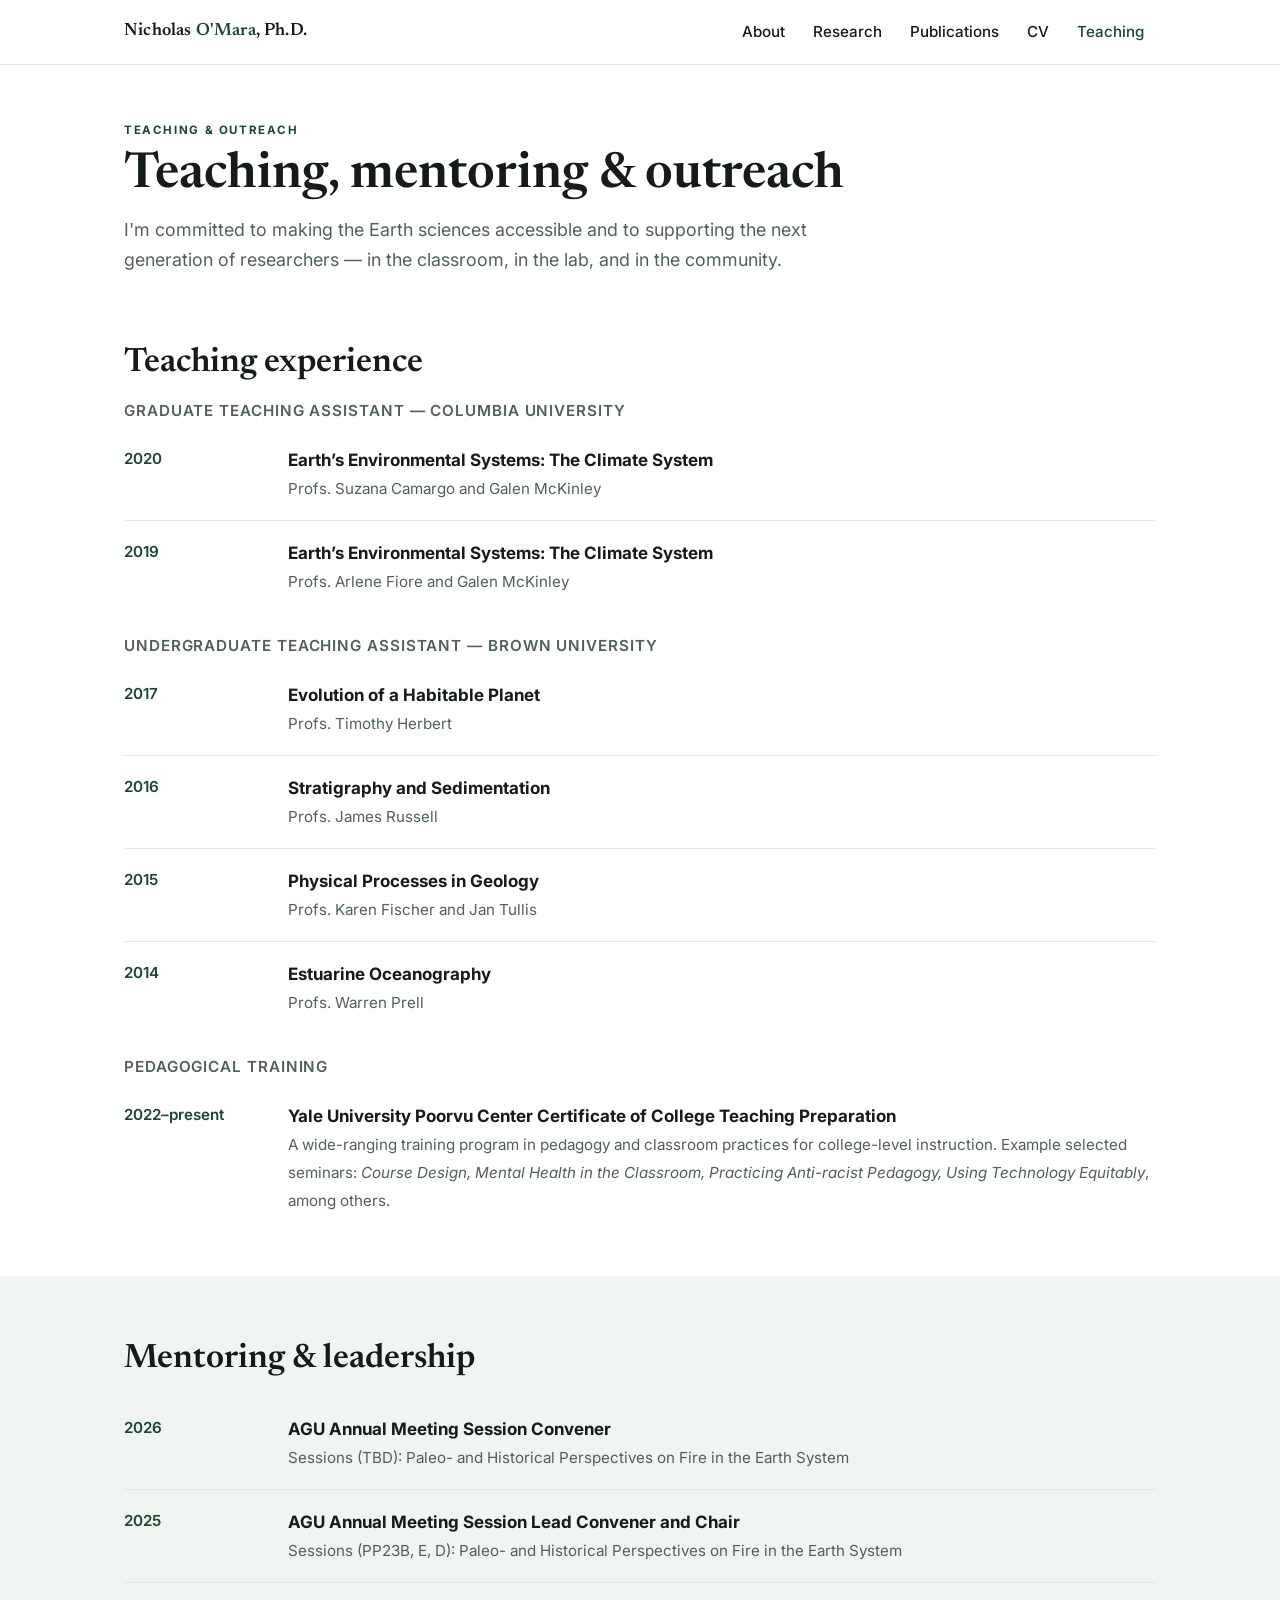
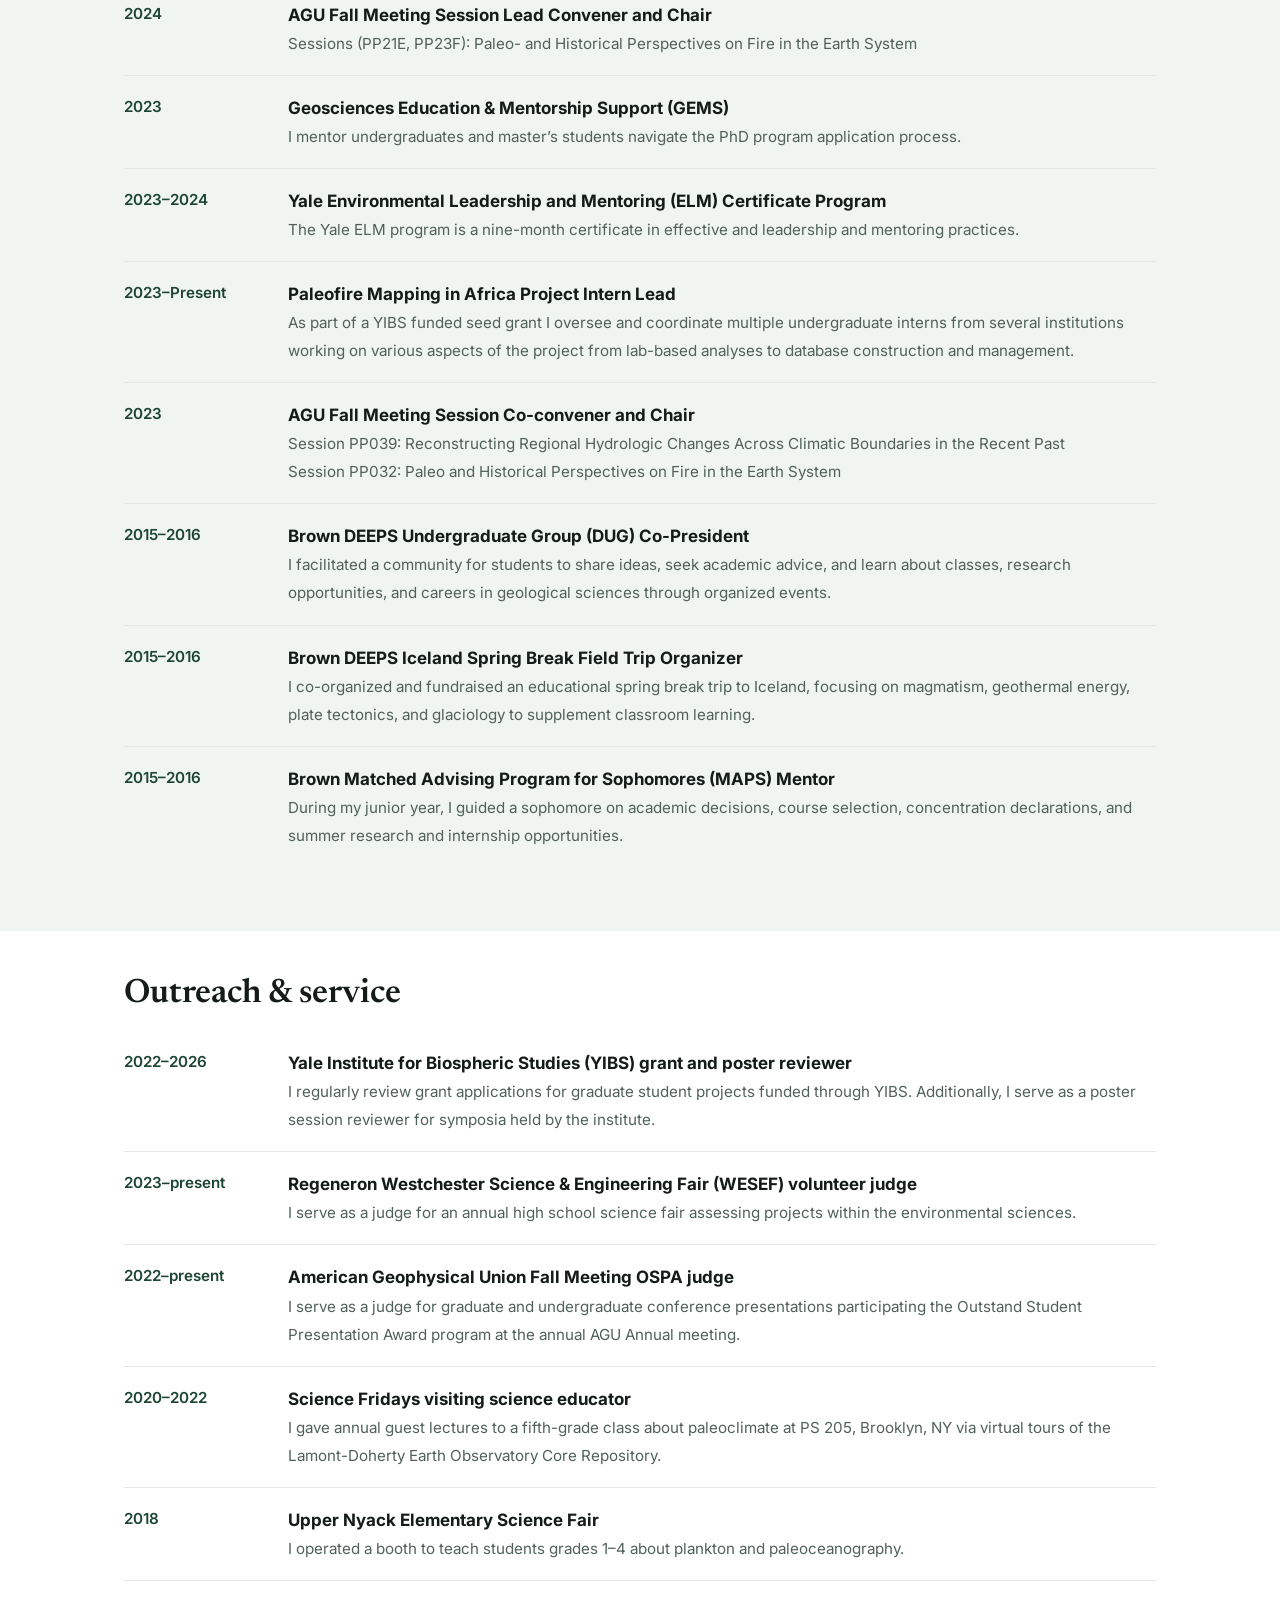
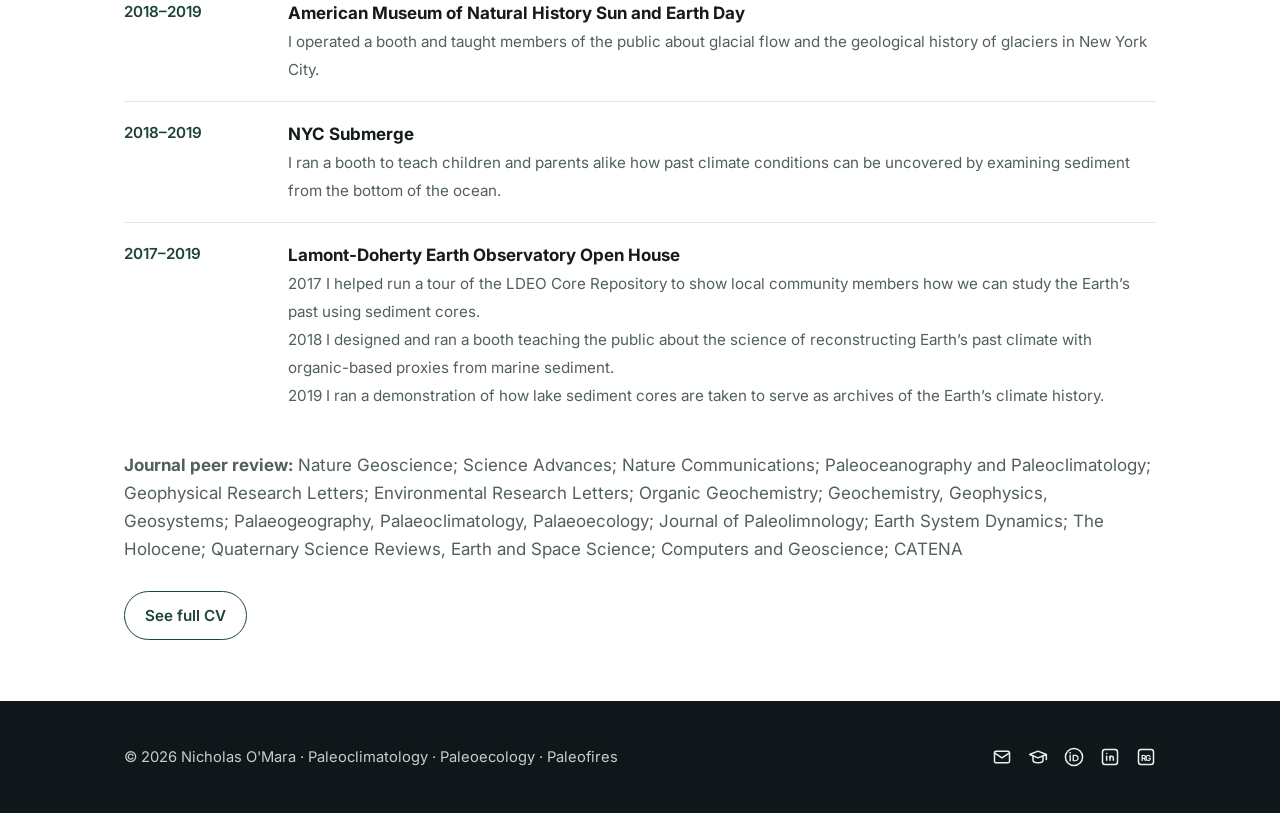
<file: teaching.html>
<!DOCTYPE html>
<html lang="en">
<head>
  <meta charset="UTF-8" />
  <meta name="viewport" content="width=device-width, initial-scale=1" />
  <title>Teaching &amp; Outreach — Nicholas O'Mara, Ph.D.</title>
  <meta name="description" content="Teaching, mentoring, leadership, and public science outreach by Dr. Nicholas O'Mara." />
  <link rel="preconnect" href="https://fonts.googleapis.com">
  <link rel="preconnect" href="https://fonts.gstatic.com" crossorigin>
  <link href="https://fonts.googleapis.com/css2?family=Newsreader:opsz,wght@6..72,500;6..72,600;6..72,700&family=Inter:wght@400;500;600;700&display=swap" rel="stylesheet">
  <link rel="stylesheet" href="style.css" />
</head>
<body>

  <header class="nav">
    <div class="nav__inner">
      <a href="index.html" class="nav__brand">Nicholas <span>O'Mara</span>, Ph.D.</a>
      <button class="nav__toggle" aria-label="Toggle menu">
        <svg viewBox="0 0 24 24" fill="none" stroke="currentColor" stroke-width="2"><line x1="3" y1="6" x2="21" y2="6"/><line x1="3" y1="12" x2="21" y2="12"/><line x1="3" y1="18" x2="21" y2="18"/></svg>
      </button>
      <nav>
        <ul class="nav__links">
          <li><a href="index.html">About</a></li>
          <li><a href="research.html">Research</a></li>
          <li><a href="publications.html">Publications</a></li>
          <li><a href="cv.html">CV</a></li>
          <li><a href="teaching.html" class="active">Teaching</a></li>
        </ul>
      </nav>
    </div>
  </header>

  <section class="page-head">
    <div class="container prose">
      <p class="eyebrow">Teaching &amp; Outreach</p>
      <h1>Teaching, mentoring &amp; outreach</h1>
      <p class="lead">I'm committed to making the Earth sciences accessible and to supporting the next generation of researchers — in the classroom, in the lab, and in the community.</p>
    </div>
  </section>

  <!-- TEACHING EXPERIENCE -->
  <section class="section--tight">
    <div class="container">
      <h2>Teaching experience</h2>
      <h3 style="color:var(--ink-soft);font-family:var(--sans);font-weight:600;font-size:.95rem;text-transform:uppercase;letter-spacing:.06em;margin-top:1.2em;">Graduate Teaching Assistant — Columbia University</h3>
      <ul class="tl">
        <li class="tl__item"><div class="tl__when">2020</div><div class="tl__what"><strong>Earth’s Environmental Systems: The Climate System</strong><span>Profs. Suzana Camargo and Galen McKinley</span></div></li>
        <li class="tl__item"><div class="tl__when">2019</div><div class="tl__what"><strong>Earth’s Environmental Systems: The Climate System</strong><span>Profs. Arlene Fiore and Galen McKinley</span></div></li>
      </ul>
      <h3 style="color:var(--ink-soft);font-family:var(--sans);font-weight:600;font-size:.95rem;text-transform:uppercase;letter-spacing:.06em;margin-top:1.6em;">Undergraduate Teaching Assistant — Brown University</h3>
      <ul class="tl">
        <li class="tl__item"><div class="tl__when">2017</div><div class="tl__what"><strong>Evolution of a Habitable Planet</strong><span>Profs. Timothy Herbert</span></div></li>
        <li class="tl__item"><div class="tl__when">2016</div><div class="tl__what"><strong>Stratigraphy and Sedimentation</strong><span>Profs. James Russell</span></div></li>
        <li class="tl__item"><div class="tl__when">2015</div><div class="tl__what"><strong>Physical Processes in Geology</strong><span>Profs. Karen Fischer and Jan Tullis</span></div></li>
        <li class="tl__item"><div class="tl__when">2014</div><div class="tl__what"><strong>Estuarine Oceanography</strong><span>Profs. Warren Prell</span></div></li>
      </ul>
      <h3 style="color:var(--ink-soft);font-family:var(--sans);font-weight:600;font-size:.95rem;text-transform:uppercase;letter-spacing:.06em;margin-top:1.6em;">Pedagogical training</h3>
      <ul class="tl">
        <li class="tl__item"><div class="tl__when">2022–present</div><div class="tl__what"><strong>Yale University Poorvu Center Certificate of College Teaching Preparation</strong><span>A wide-ranging training program in pedagogy and classroom practices for college-level instruction. Example selected seminars: <em>Course Design, Mental Health in the Classroom, Practicing Anti-racist Pedagogy, Using Technology Equitably</em>, among others.</span></div></li>
      </ul>
    </div>
  </section>

  <!-- MENTORING & LEADERSHIP -->
  <section class="section section-alt">
    <div class="container">
      <h2>Mentoring &amp; leadership</h2>
      <ul class="tl">
        <li class="tl__item"><div class="tl__when">2026</div><div class="tl__what"><strong>AGU Annual Meeting Session Convener</strong><span>Sessions (TBD): Paleo- and Historical Perspectives on Fire in the Earth System</span></div></li>
        <li class="tl__item"><div class="tl__when">2025</div><div class="tl__what"><strong>AGU Annual Meeting Session Lead Convener and Chair</strong><span>Sessions (PP23B, E, D): Paleo- and Historical Perspectives on Fire in the Earth System</span></div></li>
        <li class="tl__item"><div class="tl__when">2024</div><div class="tl__what"><strong>AGU Fall Meeting Session Lead Convener and Chair</strong><span>Sessions (PP21E, PP23F): Paleo- and Historical Perspectives on Fire in the Earth System</span></div></li>
        <li class="tl__item"><div class="tl__when">2023</div><div class="tl__what"><strong>Geosciences Education &amp; Mentorship Support (GEMS)</strong><span>I mentor undergraduates and master’s students navigate the PhD program application process.</span></div></li>
        <li class="tl__item"><div class="tl__when">2023–2024</div><div class="tl__what"><strong>Yale Environmental Leadership and Mentoring (ELM) Certificate Program</strong><span>The Yale ELM program is a nine-month certificate in effective and leadership and mentoring practices.</span></div></li>
        <li class="tl__item"><div class="tl__when">2023–Present</div><div class="tl__what"><strong>Paleofire Mapping in Africa Project Intern Lead</strong><span>As part of a YIBS funded seed grant I oversee and coordinate multiple undergraduate interns from several institutions working on various aspects of the project from lab-based analyses to database construction and management.</span></div></li>
        <li class="tl__item"><div class="tl__when">2023</div><div class="tl__what"><strong>AGU Fall Meeting Session Co-convener and Chair</strong><span>Session PP039: Reconstructing Regional Hydrologic Changes Across Climatic Boundaries in the Recent Past<br>Session PP032: Paleo and Historical Perspectives on Fire in the Earth System</span></div></li>
        <li class="tl__item"><div class="tl__when">2015–2016</div><div class="tl__what"><strong>Brown DEEPS Undergraduate Group (DUG) Co-President 	</strong><span>I facilitated a community for students to share ideas, seek academic advice, and learn about classes, research opportunities, and careers in geological sciences through organized events.</span></div></li>
        <li class="tl__item"><div class="tl__when">2015–2016</div><div class="tl__what"><strong>Brown DEEPS Iceland Spring Break Field Trip Organizer		</strong><span>I co-organized and fundraised an educational spring break trip to Iceland, focusing on magmatism, geothermal energy, plate tectonics, and glaciology to supplement classroom learning.</span></div></li>
        <li class="tl__item"><div class="tl__when">2015–2016</div><div class="tl__what"><strong>Brown Matched Advising Program for Sophomores (MAPS) Mentor 		</strong><span>During my junior year, I guided a sophomore on academic decisions, course selection, concentration declarations, and summer research and internship opportunities.</span></div></li>
      </ul>
    </div>
  </section>

  <!-- OUTREACH & SERVICE -->
  <section class="section--tight">
    <div class="container">
      <h2>Outreach &amp; service</h2>
      <ul class="tl">
        <li class="tl__item"><div class="tl__when">2022–2026</div><div class="tl__what"><strong>Yale Institute for Biospheric Studies (YIBS) grant and poster reviewer</strong><span>I regularly review grant applications for graduate student projects funded through YIBS. Additionally, I serve as a poster session reviewer for symposia held by the institute.</span></div></li>
        <li class="tl__item"><div class="tl__when">2023–present</div><div class="tl__what"><strong>Regeneron Westchester Science &amp; Engineering Fair (WESEF) volunteer judge</strong><span>I serve as a judge for an annual high school science fair assessing projects within the environmental sciences.</span></div></li>
        <li class="tl__item"><div class="tl__when">2022–present</div><div class="tl__what"><strong>American Geophysical Union Fall Meeting OSPA judge</strong><span>I serve as a judge for graduate and undergraduate conference presentations participating the Outstand Student Presentation Award program at the annual AGU Annual meeting.</span></div></li>
        <li class="tl__item"><div class="tl__when">2020–2022</div><div class="tl__what"><strong>Science Fridays visiting science educator</strong><span>I gave annual guest lectures to a fifth-grade class about paleoclimate at PS 205, Brooklyn, NY via virtual tours of the Lamont-Doherty Earth Observatory Core Repository.</span></div></li>
        <li class="tl__item"><div class="tl__when">2018</div><div class="tl__what"><strong>Upper Nyack Elementary Science Fair 				</strong><span>I operated a booth to teach students grades 1–4 about plankton and paleoceanography.</span></div></li>
        <li class="tl__item"><div class="tl__when">2018–2019</div><div class="tl__what"><strong>American Museum of Natural History Sun and Earth Day 		</strong><span>I operated a booth and taught members of the public about glacial flow and the geological history of glaciers in New York City.</span></div></li>
        <li class="tl__item"><div class="tl__when">2018–2019</div><div class="tl__what"><strong>NYC Submerge 								</strong><span>I ran a booth to teach children and parents alike how past climate conditions can be uncovered by examining sediment from the bottom of the ocean.</span></div></li>
        <li class="tl__item"><div class="tl__when">2017–2019</div><div class="tl__what"><strong>Lamont-Doherty Earth Observatory Open House 			</strong><span>2017 I helped run a tour of the LDEO Core Repository to show local community members how we can study the Earth’s past using sediment cores.<br>2018 I designed and ran a booth teaching the public about the science of reconstructing Earth’s past climate with organic-based proxies from marine sediment.<br>2019 I ran a demonstration of how lake sediment cores are taken to serve as archives of the Earth’s climate history.</span></div></li>
      </ul>
      <p class="svc-review" style="margin-top:1.4em;color:var(--ink-soft);"><strong>Journal peer review:</strong> Nature Geoscience; Science Advances; Nature Communications; Paleoceanography and Paleoclimatology; Geophysical Research Letters; Environmental Research Letters; Organic Geochemistry; Geochemistry, Geophysics, Geosystems; Palaeogeography, Palaeoclimatology, Palaeoecology; Journal of Paleolimnology; Earth System Dynamics; The Holocene; Quaternary Science Reviews, Earth and Space Science; Computers and Geoscience; CATENA</p>
      <p style="margin-top:1.6em;"><a href="cv.html" class="btn btn--ghost">See full CV</a></p>
    </div>
  </section>

  <footer class="footer">
    <div class="container footer__inner">
      <div>© <span id="year"></span> Nicholas O'Mara · Paleoclimatology · Paleoecology · Paleofires</div>
      <div class="footer__socials">
        <a href="mailto:nicholas.omara@princeton.edu" aria-label="Email"><svg viewBox="0 0 24 24" fill="none" stroke="currentColor" stroke-width="1.8" stroke-linecap="round" stroke-linejoin="round"><rect x="3" y="5" width="18" height="14" rx="2"/><path d="M3 7l9 6 9-6"/></svg></a>
        <a href="https://scholar.google.com/citations?user=8DhXWnYAAAAJ&hl=en" aria-label="Google Scholar" target="_blank" rel="noopener"><svg viewBox="0 0 24 24" fill="none" stroke="currentColor" stroke-width="1.8" stroke-linecap="round" stroke-linejoin="round"><path d="M22 9l-10 -4l-10 4l10 4l10 -4v6"/><path d="M6 10.6v5.4a6 3 0 0 0 12 0v-5.4"/></svg></a>
        <a href="https://orcid.org/0000-0002-3738-3928" aria-label="ORCID" target="_blank" rel="noopener"><svg viewBox="0 0 24 24" fill="none" stroke="currentColor" stroke-width="1.8" stroke-linecap="round" stroke-linejoin="round"><circle cx="12" cy="12" r="10.3"/><g fill="currentColor" stroke="none"><circle cx="7.4" cy="7" r="1.1"/><rect x="6.55" y="9.3" width="1.7" height="7.9"/><path d="M10.3 9.3h3.1c2.9 0 4.2 2.05 4.2 3.95 0 2.05-1.6 3.95-4.2 3.95H10.3V9.3zm1.7 1.45v5h1.4c1.8 0 2.7-1.2 2.7-2.5 0-1.3-.8-2.5-2.8-2.5H12z"/></g></svg></a>
        <a href="https://www.linkedin.com/in/nicholas-o-mara-85ab4989/" aria-label="LinkedIn" target="_blank" rel="noopener"><svg viewBox="0 0 24 24" fill="none" stroke="currentColor" stroke-width="1.8" stroke-linecap="round" stroke-linejoin="round"><rect x="3" y="3" width="18" height="18" rx="3"/><path d="M8 11v5"/><path d="M8 7.7v.01"/><path d="M12 16v-5"/><path d="M16 16v-3a2 2 0 1 0 -4 0"/></svg></a>
        <a href="https://www.researchgate.net/profile/Nicholas-Omara" aria-label="ResearchGate" target="_blank" rel="noopener"><svg viewBox="0 0 24 24" fill="none" stroke="currentColor" stroke-width="1.8" stroke-linecap="round" stroke-linejoin="round"><rect x="3" y="3" width="18" height="18" rx="3"/><text x="12" y="16.2" text-anchor="middle" font-family="Inter, Arial, sans-serif" font-size="10" font-weight="700" fill="currentColor" stroke="none" letter-spacing="-.5">RG</text></svg></a>
      </div>
    </div>
  </footer>

  <script src="main.js"></script>
  <script>document.getElementById('year').textContent = new Date().getFullYear();</script>
</body>
</html>
</file>
<file: style.css>
/* =========================================================
   Nicholas O'Mara — academic website
   Shared stylesheet. White background, dark earthy palette:
   near-black, deep forest green, deep navy.
   ========================================================= */

:root {
  --bg:        #ffffff;   /* page background */
  --surface:   #ffffff;   /* cards / panels */
  --surface-2: #f1f5f2;   /* faint cool panel for alt sections */
  --ink:       #141b18;   /* primary text (near-black, green-tinted) */
  --ink-soft:  #51605a;   /* secondary text */
  --line:      #e2e8e4;   /* borders / dividers */
  --accent:    #1d4533;   /* deep forest green */
  --accent-dk: #123426;   /* darker green (hover) */
  --navy:      #16314c;   /* deep blue (secondary accent) */
  --navy-dk:   #0f2336;
  --footer-bg: #10171a;   /* near-black footer */
  --shadow:    0 1px 2px rgba(20,27,24,.05), 0 10px 30px rgba(20,27,24,.07);
  --radius: 14px;
  --maxw: 1080px;
  --serif: "Newsreader", Georgia, "Times New Roman", serif;
  --sans: "Inter", -apple-system, BlinkMacSystemFont, "Segoe UI", Roboto, Helvetica, Arial, sans-serif;
}

* { box-sizing: border-box; }
html { scroll-behavior: smooth; }

body {
  margin: 0;
  font-family: var(--sans);
  font-size: 17px;
  line-height: 1.65;
  color: var(--ink);
  background: var(--bg);
  -webkit-font-smoothing: antialiased;
}

img { max-width: 100%; display: block; }

a { color: var(--accent); text-decoration: none; }
a:hover { color: var(--navy); text-decoration: underline; }

h1, h2, h3, h4 {
  font-family: var(--serif);
  font-weight: 600;
  line-height: 1.18;
  color: var(--ink);
  margin: 0 0 .5em;
}
h1 { font-size: clamp(2.1rem, 5vw, 3.1rem); }
h2 { font-size: clamp(1.5rem, 3.5vw, 2.1rem); }
h3 { font-size: 1.2rem; }
p { margin: 0 0 1em; }

/* ---------- layout helpers ---------- */
.container { width: 100%; max-width: var(--maxw); margin: 0 auto; padding: 0 24px; }
.section { padding: 64px 0; }
.section--tight { padding: 44px 0; }
.section-alt { background: var(--surface-2); }
.eyebrow {
  font-family: var(--sans);
  text-transform: uppercase;
  letter-spacing: .14em;
  font-size: .72rem;
  font-weight: 700;
  color: var(--accent);
  margin: 0 0 .6em;
}
.lead { font-size: 1.12rem; color: var(--ink-soft); }
.center { text-align: center; }

/* ---------- nav ---------- */
.nav {
  position: sticky; top: 0; z-index: 50;
  background: rgba(255,255,255,.9);
  backdrop-filter: saturate(180%) blur(10px);
  border-bottom: 1px solid var(--line);
}
.nav__inner {
  max-width: var(--maxw); margin: 0 auto; padding: 0 24px;
  display: flex; align-items: center; justify-content: space-between;
  height: 64px;
}
.nav__brand {
  font-family: var(--serif); font-weight: 600; font-size: 1.12rem;
  color: var(--ink); text-decoration: none; letter-spacing: .01em;
}
.nav__brand:hover { color: var(--ink); text-decoration: none; }
.nav__brand span { color: var(--accent); }
.nav__links { display: flex; gap: 4px; align-items: center; list-style: none; margin: 0; padding: 0; }
.nav__links a {
  display: inline-block; padding: 8px 12px; border-radius: 8px;
  color: var(--ink); font-size: .95rem; font-weight: 500;
}
.nav__links a:hover { background: var(--surface-2); color: var(--accent); text-decoration: none; }
.nav__links a.active { color: var(--accent); }
.nav__toggle { display: none; background: none; border: 0; cursor: pointer; padding: 8px; color: var(--ink); }
.nav__toggle svg { width: 26px; height: 26px; }

/* ---------- buttons ---------- */
.btn {
  display: inline-flex; align-items: center; gap: 8px;
  background: var(--accent); color: #fff;
  padding: 11px 20px; border-radius: 999px;
  font-weight: 600; font-size: .95rem;
  border: 1px solid var(--accent);
  transition: background .15s ease, transform .05s ease, border-color .15s ease;
}
.btn:hover { background: var(--accent-dk); border-color: var(--accent-dk); color: #fff; text-decoration: none; }
.btn:active { transform: translateY(1px); }
.btn--ghost { background: transparent; color: var(--accent); }
.btn--ghost:hover { background: var(--accent); color: #fff; }

/* ---------- hero (plain, for interior pages) ---------- */
.hero { padding: 72px 0 48px; }
.hero__grid { display: grid; grid-template-columns: 1fr 300px; gap: 56px; align-items: center; }
.hero__photo {
  width: 300px; height: 300px; border-radius: 50%;
  object-fit: cover; box-shadow: var(--shadow);
  border: 5px solid var(--surface);
}
.hero h1 { margin-bottom: .15em; }
.hero__role { font-size: 1.15rem; color: var(--ink-soft); margin: 0 0 1.1em; }
.hero__role strong { color: var(--ink); font-weight: 600; }
.hero__tags { display: flex; flex-wrap: wrap; gap: 8px; margin: 0 0 1.4em; }
.tag {
  background: var(--surface-2); color: var(--ink);
  border: 1px solid var(--line);
  padding: 5px 13px; border-radius: 999px; font-size: .85rem; font-weight: 500;
}
.hero__cta { display: flex; flex-wrap: wrap; gap: 12px; }

/* ---------- hero with full-bleed image ---------- */
.hero--image { position: relative; color: #fff; padding: 104px 0 84px; overflow: hidden; }
.hero--image .hero__bg {
  position: absolute; inset: 0; background-size: cover; background-position: center 40%;
  transform: scale(1.02);
}
.hero--image .hero__overlay {
  position: absolute; inset: 0;
  background: linear-gradient(115deg, rgba(15,28,23,.92) 0%, rgba(16,33,49,.78) 60%, rgba(16,33,49,.62) 100%);
}
.hero--image .hero__inner { position: relative; z-index: 1; }
.hero--image h1 { color: #fff; }
.hero--image .eyebrow { color: #93cdae; }
.hero--image .hero__role { color: rgba(255,255,255,.9); }
.hero--image .hero__role strong { color: #fff; }
.hero--image .tag { background: rgba(255,255,255,.12); border-color: rgba(255,255,255,.28); color: #fff; }
.hero--image .hero__photo { border-color: rgba(255,255,255,.85); }
.hero--image .btn--ghost { color: #fff; border-color: rgba(255,255,255,.65); }
.hero--image .btn--ghost:hover { background: #fff; color: var(--accent); border-color: #fff; }

/* ---------- social row ---------- */
.socials { display: flex; flex-wrap: wrap; gap: 10px; margin-top: 18px; }
.socials a {
  display: inline-flex; align-items: center; gap: 7px;
  font-size: .9rem; font-weight: 500; color: var(--ink-soft);
  border: 1px solid var(--line); background: var(--surface);
  padding: 7px 13px; border-radius: 999px;
}
.socials a:hover { color: var(--accent); border-color: var(--accent); text-decoration: none; }
.socials svg { width: 16px; height: 16px; }
.hero--image .socials a { background: rgba(255,255,255,.1); border-color: rgba(255,255,255,.28); color: #eef4f0; }
.hero--image .socials a:hover { background: #fff; color: var(--accent); border-color: #fff; }

/* ---------- full-width image band ---------- */
.band {
  position: relative; min-height: 360px;
  display: flex; align-items: flex-end;
  background-size: cover; background-position: center;
  color: #fff;
}
.band::after {
  content: ""; position: absolute; inset: 0;
  background: linear-gradient(to top, rgba(11,19,16,.82) 0%, rgba(11,19,16,.25) 55%, rgba(11,19,16,.08) 100%);
}
.band__caption { position: relative; z-index: 1; max-width: var(--maxw); margin: 0 auto; width: 100%; padding: 0 24px 28px; }
.band__caption .eyebrow { color: #93cdae; margin-bottom: .35em; }
.band__caption h2 { color: #fff; margin: 0 0 .15em; }
.band__caption p { color: rgba(255,255,255,.88); margin: 0; max-width: 60ch; }

/* ---------- cards / themes ---------- */
.grid { display: grid; gap: 24px; }
.grid--3 { grid-template-columns: repeat(3, 1fr); }
.grid--2 { grid-template-columns: repeat(2, 1fr); }
.card {
  background: var(--surface); border: 1px solid var(--line);
  border-radius: var(--radius); padding: 26px; box-shadow: var(--shadow);
}
.card h3 { margin-top: 0; }
.card__icon {
  width: 46px; height: 46px; border-radius: 12px;
  display: flex; align-items: center; justify-content: center;
  background: var(--surface-2); color: var(--accent); margin-bottom: 16px;
}
.card__icon svg { width: 24px; height: 24px; }
.card p:last-child { margin-bottom: 0; }

/* card with image header */
.card--media { padding: 0; overflow: hidden; display: flex; flex-direction: column; }
.card--media > img { width: 100%; height: 190px; object-fit: cover; }
.card--media .card__body { padding: 24px; }
.card--media .card__body p:last-child { margin-bottom: 0; }

/* ---------- media split (text + image) ---------- */
.media-split { display: grid; grid-template-columns: 1.05fr .95fr; gap: 44px; align-items: center; }
.media-split__img { width: 100%; height: 100%; max-height: 440px; object-fit: cover; border-radius: var(--radius); box-shadow: var(--shadow); }
.media-split figure { margin: 0; }
.media-split figcaption { font-size: .82rem; color: var(--ink-soft); margin-top: 8px; text-align: center; }

/* ---------- gallery ---------- */
.gallery { display: grid; grid-template-columns: repeat(3, 1fr); gap: 14px; }
.gallery figure { margin: 0; }
.gallery img { width: 100%; height: 210px; object-fit: cover; border-radius: 10px; box-shadow: var(--shadow); }
.gallery figcaption { font-size: .8rem; color: var(--ink-soft); margin-top: 7px; }

/* ---------- publications lists ---------- */
.pub-list { list-style: none; margin: 0; padding: 0; }
.pub { padding: 22px 0; border-bottom: 1px solid var(--line); display: grid; grid-template-columns: 70px 1fr; gap: 20px; }
.pub:last-child { border-bottom: 0; }
.pub__year { font-family: var(--serif); font-weight: 600; font-size: 1.15rem; color: var(--accent); }
.pub__title { font-weight: 600; color: var(--ink); }
.pub__authors { color: var(--ink-soft); font-size: .95rem; }
.pub__venue { font-style: italic; color: var(--ink-soft); font-size: .95rem; }
.pub__authors b { color: var(--ink); }
.pub__links { margin-top: 6px; }
.pub__links a { font-size: .82rem; font-weight: 600; display: inline-flex; align-items: center; gap: 4px; }
.pub__cite { color: var(--ink); line-height: 1.55; }
.pub__cite b { color: var(--ink); font-weight: 700; }
.pub__cite em { color: var(--ink-soft); font-style: italic; }
.badge {
  display: inline-block; font-size: .68rem; font-weight: 700; text-transform: uppercase;
  letter-spacing: .06em; padding: 3px 9px; border-radius: 999px;
  background: var(--surface-2); color: var(--navy); border: 1px solid var(--line);
  vertical-align: middle; margin-left: 6px;
}

/* ---------- timeline ---------- */
.tl { list-style: none; margin: 0; padding: 0; }
.tl__item { display: grid; grid-template-columns: 140px 1fr; gap: 24px; padding: 18px 0; border-bottom: 1px solid var(--line); }
.tl__item:last-child { border-bottom: 0; }
.tl__when { color: var(--accent); font-weight: 600; font-size: .95rem; }
.tl__what strong { display: block; color: var(--ink); }
.tl__what span { color: var(--ink-soft); font-size: .95rem; }

/* ---------- prose ---------- */
.prose p { max-width: 70ch; }
.prose ul { max-width: 70ch; padding-left: 1.2em; }
.prose li { margin-bottom: .4em; }

/* ---------- contact ---------- */
.contact-grid { display: grid; grid-template-columns: repeat(auto-fit, minmax(220px,1fr)); gap: 18px; }
.contact-item { display: flex; gap: 14px; align-items: flex-start; }
.contact-item svg { width: 22px; height: 22px; color: var(--accent); flex: 0 0 auto; margin-top: 3px; }
.contact-item .label { font-size: .78rem; text-transform: uppercase; letter-spacing: .08em; color: var(--ink-soft); }

/* ---------- footer ---------- */
.footer { background: var(--footer-bg); color: #c4cfca; padding: 44px 0; margin-top: 0; font-size: .92rem; }
.footer a { color: #e9f0ec; }
.footer a:hover { color: #fff; }
.footer__inner { display: flex; flex-wrap: wrap; justify-content: space-between; gap: 18px; align-items: center; }
.footer__socials { display: flex; gap: 16px; }
.footer__socials a { display: inline-flex; }
.footer__socials svg { width: 20px; height: 20px; }

/* ---------- page header ---------- */
.page-head { padding: 56px 0 8px; }
.page-head h1 { margin-bottom: .2em; }

/* ---------- responsive ---------- */
@media (max-width: 860px) {
  .hero__grid { grid-template-columns: 1fr; gap: 30px; text-align: center; }
  .hero__photo { margin: 0 auto; order: -1; }
  .hero__tags, .hero__cta, .socials { justify-content: center; }
  .grid--3, .grid--2 { grid-template-columns: 1fr; }
  .media-split { grid-template-columns: 1fr; gap: 26px; }
  .gallery { grid-template-columns: repeat(2, 1fr); }
}

@media (max-width: 680px) {
  body { font-size: 16px; }
  .nav__toggle { display: inline-flex; }
  .nav__links {
    display: none; position: absolute; top: 64px; left: 0; right: 0;
    flex-direction: column; gap: 0; align-items: stretch;
    background: var(--bg); border-bottom: 1px solid var(--line); padding: 8px 16px 16px;
  }
  .nav__links.open { display: flex; }
  .nav__links a { padding: 12px 8px; border-radius: 8px; }
  .pub { grid-template-columns: 1fr; gap: 6px; }
  .pub__year { font-size: 1rem; }
  .tl__item { grid-template-columns: 1fr; gap: 4px; }
  .section { padding: 48px 0; }
  .band { min-height: 280px; }
}
</file>
